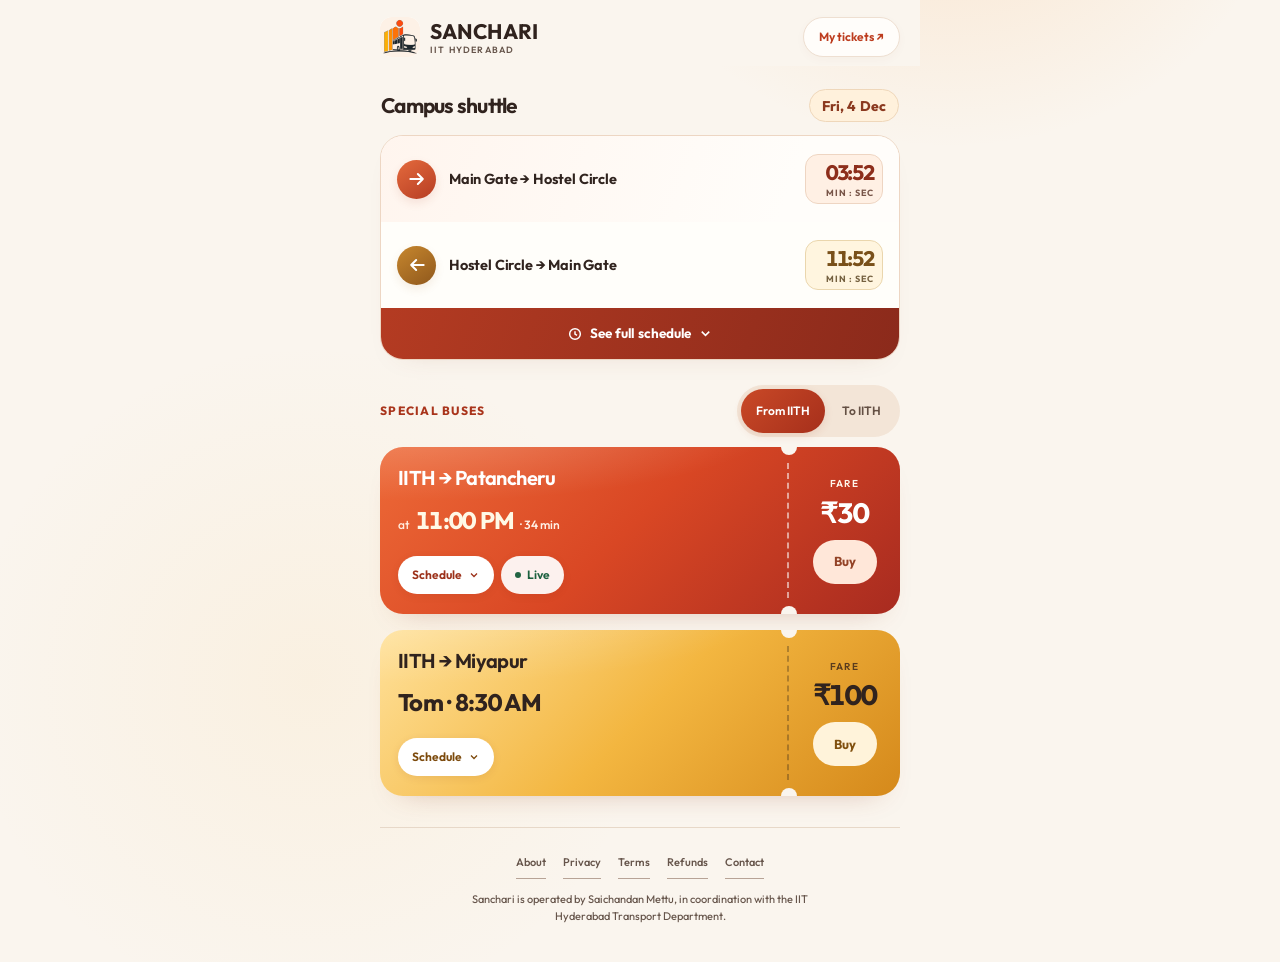
<file: index.html>
<!DOCTYPE html>
<html lang="en">
<head>
<meta charset="UTF-8"><meta name="viewport" content="width=device-width, initial-scale=1, viewport-fit=cover">
<meta name="theme-color" content="#faf5ee"><meta name="description" content="Campus shuttle countdown and bus journeys from IIT Hyderabad.">
<title>Sanchari — IIT Hyderabad bus tickets</title>
<link rel="icon" type="image/svg+xml" href="assets/logo.svg"><link rel="apple-touch-icon" href="assets/logo.png">
<link rel="stylesheet" href="assets/app.css?v=21">
</head>
<body><a class="skip-link" href="#campus">Skip to buses</a><div class="app">
<header class="appbar"><a class="brandblock" href="index.html" aria-label="Sanchari home"><img class="applogo" src="assets/logo.svg" alt=""><span class="brand">SANCHARI<small>IIT HYDERABAD</small></span></a><a class="ticket-nav" href="tickets.html">My tickets ↗</a></header>
<main class="scroll">
<div class="campus-label" id="campus"><h1 class="sect">Campus shuttle</h1><time class="date-chip" id="todayLabel">Today</time></div>
<section class="card" aria-label="Campus shuttle timetable">
<button class="dir sel" data-dir="ab" aria-pressed="true"><span class="badge" aria-hidden="true"><svg viewBox="0 0 24 24" fill="none" stroke="currentColor" stroke-width="2.4" stroke-linecap="round" stroke-linejoin="round"><path d="M4 12h15m-6-6 6 6-6 6"/></svg></span><span class="route"><span class="rt">Main Gate → Hostel Circle</span></span><span class="eta"><span class="m" id="eta-ab" role="timer" aria-live="off" aria-label="Next shuttle countdown">--:--</span><span class="l" aria-hidden="true">MIN : SEC</span></span></button>
<button class="dir" data-dir="ba" aria-pressed="false"><span class="badge" aria-hidden="true"><svg viewBox="0 0 24 24" fill="none" stroke="currentColor" stroke-width="2.4" stroke-linecap="round" stroke-linejoin="round"><path d="M20 12H5m6-6-6 6 6 6"/></svg></span><span class="route"><span class="rt">Hostel Circle → Main Gate</span></span><span class="eta"><span class="m" id="eta-ba" role="timer" aria-live="off" aria-label="Next shuttle countdown">--:--</span><span class="l" aria-hidden="true">MIN : SEC</span></span></button>
<button class="sched-btn" id="schedBtn" aria-controls="schedPanel" aria-expanded="false"><svg class="clk" viewBox="0 0 24 24" fill="none" stroke="currentColor" stroke-width="2.2"><circle cx="12" cy="12" r="8"/><path d="M12 8v4l3 2"/></svg>See full schedule<svg class="chev" viewBox="0 0 24 24" fill="none" stroke="currentColor" stroke-width="2.4"><path d="M6 9l6 6 6-6"/></svg></button>
<div class="sched-panel" id="schedPanel"><div class="sched-inner"><div class="pills" role="group" aria-label="Shuttle direction"><button class="pill on" data-sdir="ab" aria-pressed="true">→ Hostel Circle</button><button class="pill" data-sdir="ba" aria-pressed="false">→ Main Gate</button></div><div class="slist" id="slist"></div></div></div>
</section>
<section id="routes" aria-labelledby="routesTitle"><div class="special-head"><h2 class="sect" id="routesTitle">Special Buses</h2><div class="toggle" id="specialToggle" role="group" aria-label="Journey direction"><button class="on" data-tdir="from" aria-pressed="true">From IITH</button><button data-tdir="to" aria-pressed="false">To IITH</button></div></div><div class="rcards" id="routeCards"><p>Loading schedules…</p></div><noscript><p>Turn on JavaScript to see schedules. Contact <a href="mailto:office.transport@iith.ac.in">Transport</a> for bus information.</p></noscript></section>
<footer class="footer"><div class="footer-links"><a href="legal.html">About</a><a href="privacy.html">Privacy</a><a href="terms.html">Terms</a><a href="refund.html">Refunds</a><a href="mailto:office.transport@iith.ac.in">Contact</a></div><p class="footer-op">Sanchari is operated by Saichandan Mettu, in coordination with the IIT Hyderabad Transport Department.</p></footer>
</main></div><script src="assets/shared.js?v=14"></script><script src="assets/app.js?v=24"></script></body></html>
</file>
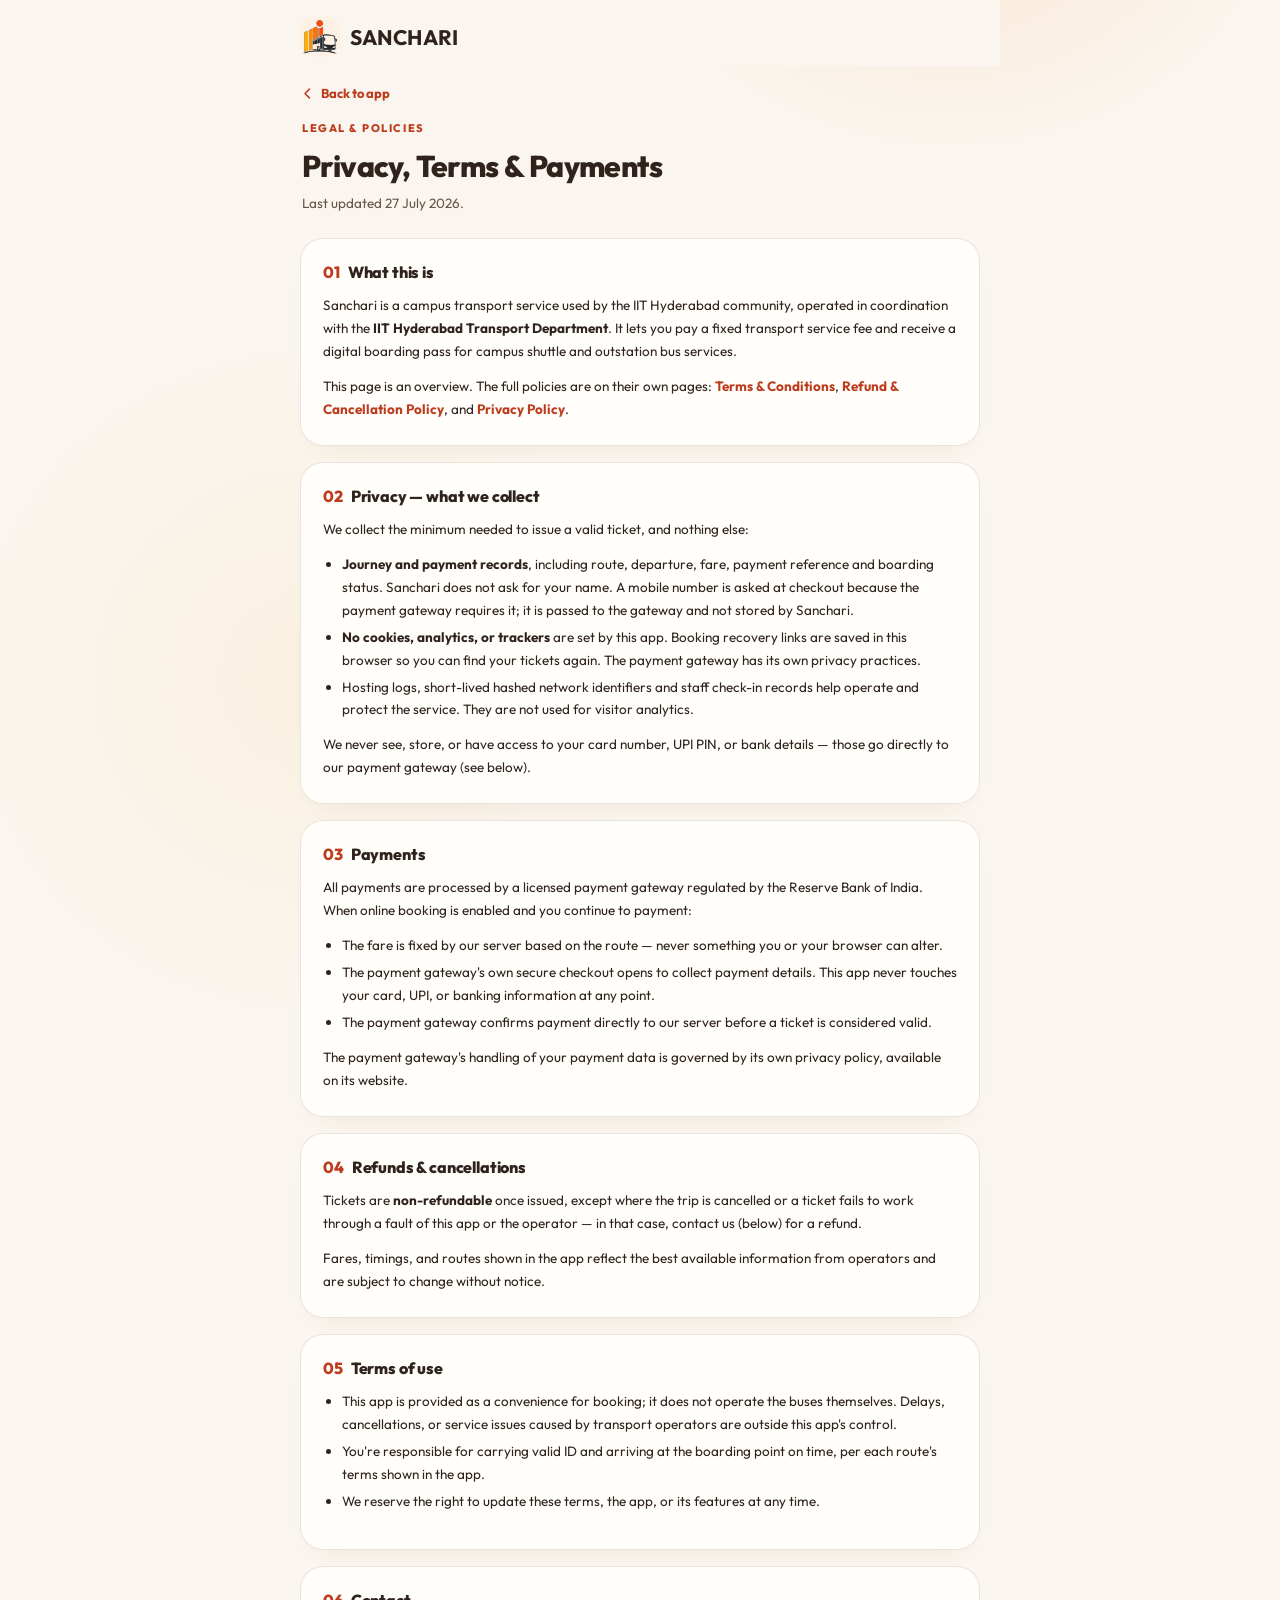
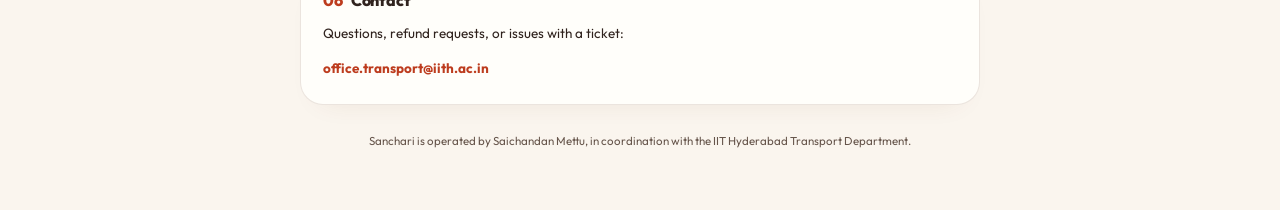
<file: legal.html>
<!DOCTYPE html>
<html lang="en">
<head>
<meta charset="UTF-8">
<meta name="viewport" content="width=device-width, initial-scale=1, viewport-fit=cover">
<title>Privacy, Terms & Payments — Sanchari</title>
<link rel="icon" type="image/svg+xml" href="assets/logo.svg">
<link rel="stylesheet" href="assets/app.css?v=21">
<style>
  .legal-wrap{max-width:720px;margin:0 auto;padding:0 20px 60px}
  .legal-back{display:inline-flex;align-items:center;gap:6px;font-size:13px;font-weight:700;color:var(--ox);
    text-decoration:none;margin:18px 0 4px}
  .legal-back svg{width:15px;height:15px}
  .legal-head{padding:14px 2px 8px}
  .legal-head .eyebrow{font-size:11px;font-weight:800;letter-spacing:.14em;text-transform:uppercase;color:var(--ox)}
  .legal-head h1{font-size:clamp(24px,4vw,30px);font-weight:800;letter-spacing:-.02em;margin:8px 0 6px}
  .legal-head p{font-size:13.5px;color:var(--m2);margin:0}
  .legal-card{background:var(--paper);border:1px solid var(--pline);border-radius:var(--r-card);
    padding:22px 22px 24px;margin-top:16px;box-shadow:0 14px 30px -22px var(--sh)}
  .legal-card h2{font-size:16px;font-weight:800;margin:0 0 10px;color:var(--ink);letter-spacing:-.01em}
  .legal-card h2 .n{color:var(--ox);margin-right:8px}
  .legal-card p{font-size:13.5px;line-height:1.7;color:var(--ink);margin:0 0 12px}
  .legal-card p:last-child{margin-bottom:0}
  .legal-card ul{margin:0 0 12px;padding-left:19px}
  .legal-card li{font-size:13.5px;line-height:1.7;color:var(--ink);margin-bottom:4px}
  .legal-card b{color:var(--ink)}
  .legal-card a{color:var(--ox);font-weight:700;text-decoration:none}
  .legal-foot{text-align:center;font-size:11.5px;color:var(--m2);margin-top:28px}
</style>
</head>
<body>
<div class="app" style="max-width:100%">
  <div class="appbar" style="max-width:720px;margin:0 auto;width:100%">
    <div class="brandblock">
      <img class="applogo" src="assets/logo.svg" alt="Sanchari">
      <div class="brand">SANCHARI</div>
    </div>
  </div>

  <div class="legal-wrap">
    <a class="legal-back" href="index.html">
      <svg viewBox="0 0 24 24" fill="none" stroke="currentColor" stroke-width="2.4" stroke-linecap="round" stroke-linejoin="round"><path d="M15 19l-7-7 7-7"/></svg>
      Back to app
    </a>

    <div class="legal-head">
      <div class="eyebrow">Legal &amp; Policies</div>
      <h1>Privacy, Terms &amp; Payments</h1>
      <p>Last updated 27 July 2026.</p>
    </div>

    <div class="legal-card" id="about">
      <h2><span class="n">01</span>What this is</h2>
      <p>Sanchari is a campus transport service used by the IIT Hyderabad community, operated in coordination with the <b>IIT Hyderabad Transport Department</b>. It lets you pay a fixed transport service fee and receive a digital boarding pass for campus shuttle and outstation bus services.</p>
      <p>This page is an overview. The full policies are on their own pages: <a href="terms.html">Terms &amp; Conditions</a>, <a href="refund.html">Refund &amp; Cancellation Policy</a>, and <a href="privacy.html">Privacy Policy</a>.</p>
    </div>

    <div class="legal-card" id="privacy">
      <h2><span class="n">02</span>Privacy — what we collect</h2>
      <p>We collect the minimum needed to issue a valid ticket, and nothing else:</p>
      <ul>
        <li><b>Journey and payment records</b>, including route, departure, fare, payment reference and boarding status. Sanchari does not ask for your name. A mobile number is asked at checkout because the payment gateway requires it; it is passed to the gateway and not stored by Sanchari.</li>
        <li><b>No cookies, analytics, or trackers</b> are set by this app. Booking recovery links are saved in this browser so you can find your tickets again. The payment gateway has its own privacy practices.</li>
        <li>Hosting logs, short-lived hashed network identifiers and staff check-in records help operate and protect the service. They are not used for visitor analytics.</li>
      </ul>
      <p>We never see, store, or have access to your card number, UPI PIN, or bank details — those go directly to our payment gateway (see below).</p>
    </div>

    <div class="legal-card" id="payments">
      <h2><span class="n">03</span>Payments</h2>
      <p>All payments are processed by a licensed payment gateway regulated by the Reserve Bank of India. When online booking is enabled and you continue to payment:</p>
      <ul>
        <li>The fare is fixed by our server based on the route — never something you or your browser can alter.</li>
        <li>The payment gateway's own secure checkout opens to collect payment details. This app never touches your card, UPI, or banking information at any point.</li>
        <li>The payment gateway confirms payment directly to our server before a ticket is considered valid.</li>
      </ul>
      <p>The payment gateway's handling of your payment data is governed by its own privacy policy, available on its website.</p>
    </div>

    <div class="legal-card" id="refunds">
      <h2><span class="n">04</span>Refunds &amp; cancellations</h2>
      <p>Tickets are <b>non-refundable</b> once issued, except where the trip is cancelled or a ticket fails to work through a fault of this app or the operator — in that case, contact us (below) for a refund.</p>
      <p>Fares, timings, and routes shown in the app reflect the best available information from operators and are subject to change without notice.</p>
    </div>

    <div class="legal-card" id="terms">
      <h2><span class="n">05</span>Terms of use</h2>
      <ul>
        <li>This app is provided as a convenience for booking; it does not operate the buses themselves. Delays, cancellations, or service issues caused by transport operators are outside this app's control.</li>
        <li>You're responsible for carrying valid ID and arriving at the boarding point on time, per each route's terms shown in the app.</li>
        <li>We reserve the right to update these terms, the app, or its features at any time.</li>
      </ul>
    </div>

    <div class="legal-card" id="contact">
      <h2><span class="n">06</span>Contact</h2>
      <p>Questions, refund requests, or issues with a ticket:</p>
      <p><b><a href="mailto:office.transport@iith.ac.in">office.transport@iith.ac.in</a></b></p>
    </div>

    <div class="legal-foot">Sanchari is operated by Saichandan Mettu, in coordination with the IIT Hyderabad Transport Department.</div>
  </div>
</div>
</body>
</html>
</file>
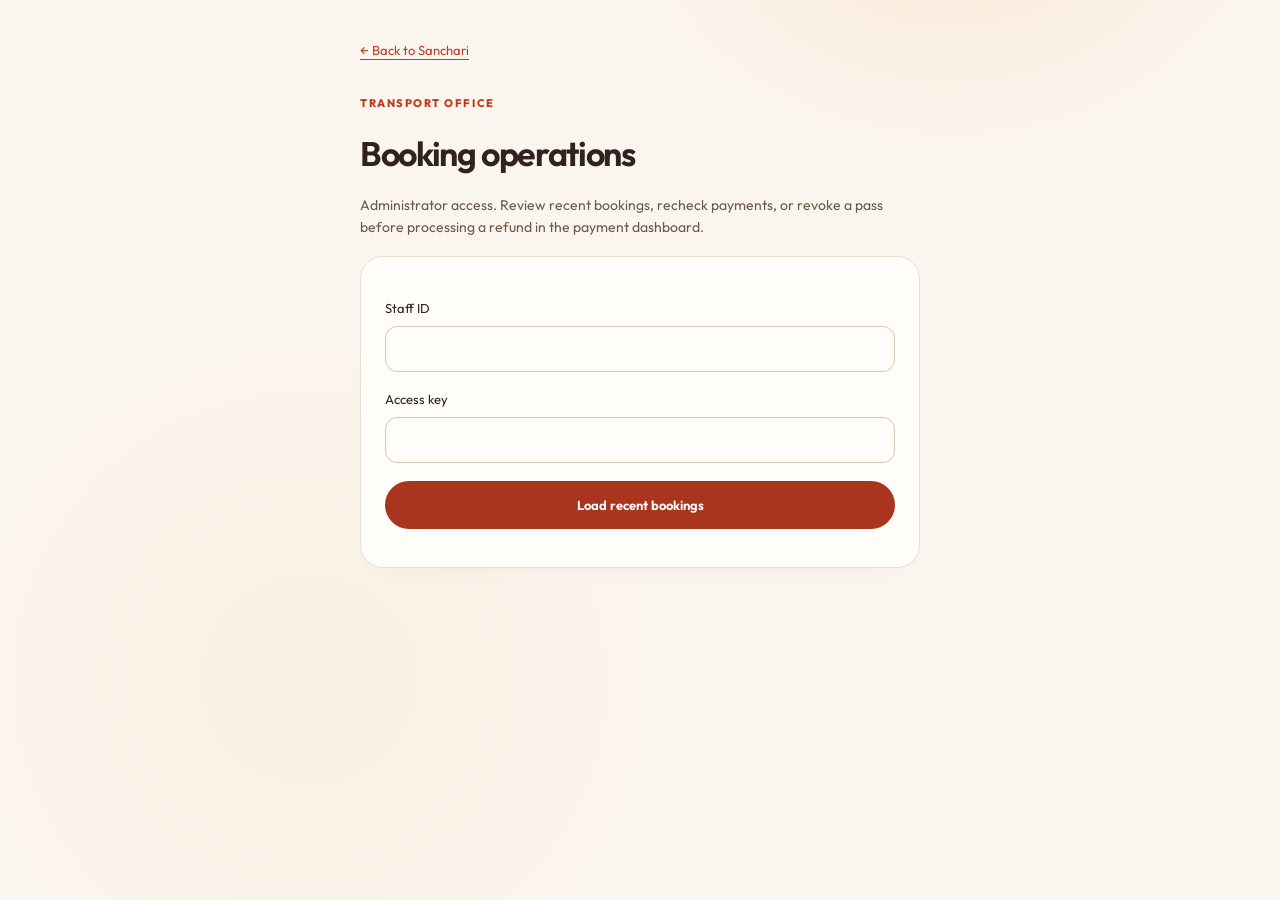
<file: operations.html>
<!DOCTYPE html><html lang="en"><head><meta charset="UTF-8"><meta name="viewport" content="width=device-width, initial-scale=1"><meta name="referrer" content="no-referrer"><meta name="robots" content="noindex"><title>Booking operations — Sanchari</title><link rel="icon" href="assets/logo.svg"><link rel="stylesheet" href="assets/app.css?v=21"></head><body><main class="page-wrap"><a class="page-back" href="index.html">← Back to Sanchari</a><p class="eyebrow">TRANSPORT OFFICE</p><h1>Booking operations</h1><p class="small-copy">Administrator access. Review recent bookings, recheck payments, or revoke a pass before processing a refund in the payment dashboard.</p><section class="surface"><form id="opsLogin"><label class="field">Staff ID<input id="opsId" autocomplete="username" required></label><label class="field">Access key<input id="opsKey" type="password" autocomplete="current-password" required></label><button class="primary-btn">Load recent bookings</button></form><button id="opsLogout" class="quiet-btn" hidden>Sign out</button><p id="opsStatus" role="status"></p><div id="opsList"></div></section></main><script src="assets/shared.js?v=14"></script><script src="assets/operations.js?v=11"></script></body></html>
</file>
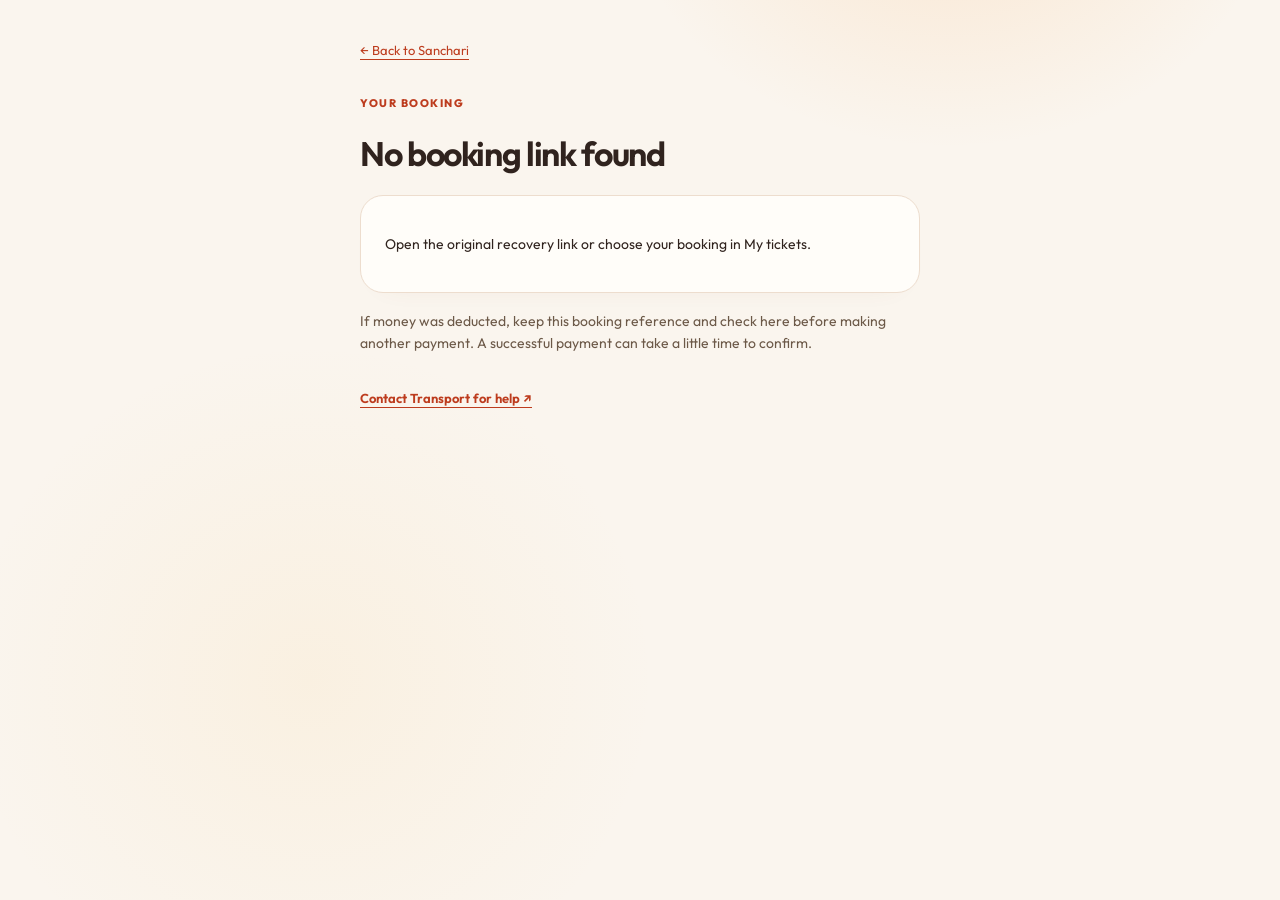
<file: payment.html>
<!DOCTYPE html><html lang="en"><head><meta charset="UTF-8"><meta name="viewport" content="width=device-width, initial-scale=1"><meta name="referrer" content="no-referrer"><meta name="robots" content="noindex"><title>Payment status — Sanchari</title><link rel="icon" href="assets/logo.svg"><link rel="stylesheet" href="assets/app.css?v=21"></head><body><main class="page-wrap"><a class="page-back" href="index.html">← Back to Sanchari</a><p class="eyebrow">YOUR BOOKING</p><h1 id="paymentTitle">Checking your payment</h1><section class="surface"><p id="paymentStatus" role="status">Connecting securely…</p><p class="fine-print" id="bookingReference"></p><a id="openTicket" class="primary-btn" hidden>Show my ticket</a><button id="checkAgain" class="primary-btn">Check payment status</button><button id="copyRecovery" class="quiet-btn" style="margin-top:12px">Copy recovery link</button></section><p class="small-copy">If money was deducted, keep this booking reference and check here before making another payment. A successful payment can take a little time to confirm.</p><a href="mailto:office.transport@iith.ac.in" class="text-link">Contact Transport for help ↗</a></main><script src="assets/shared.js?v=14"></script><script src="assets/payment.js?v=13"></script></body></html>
</file>
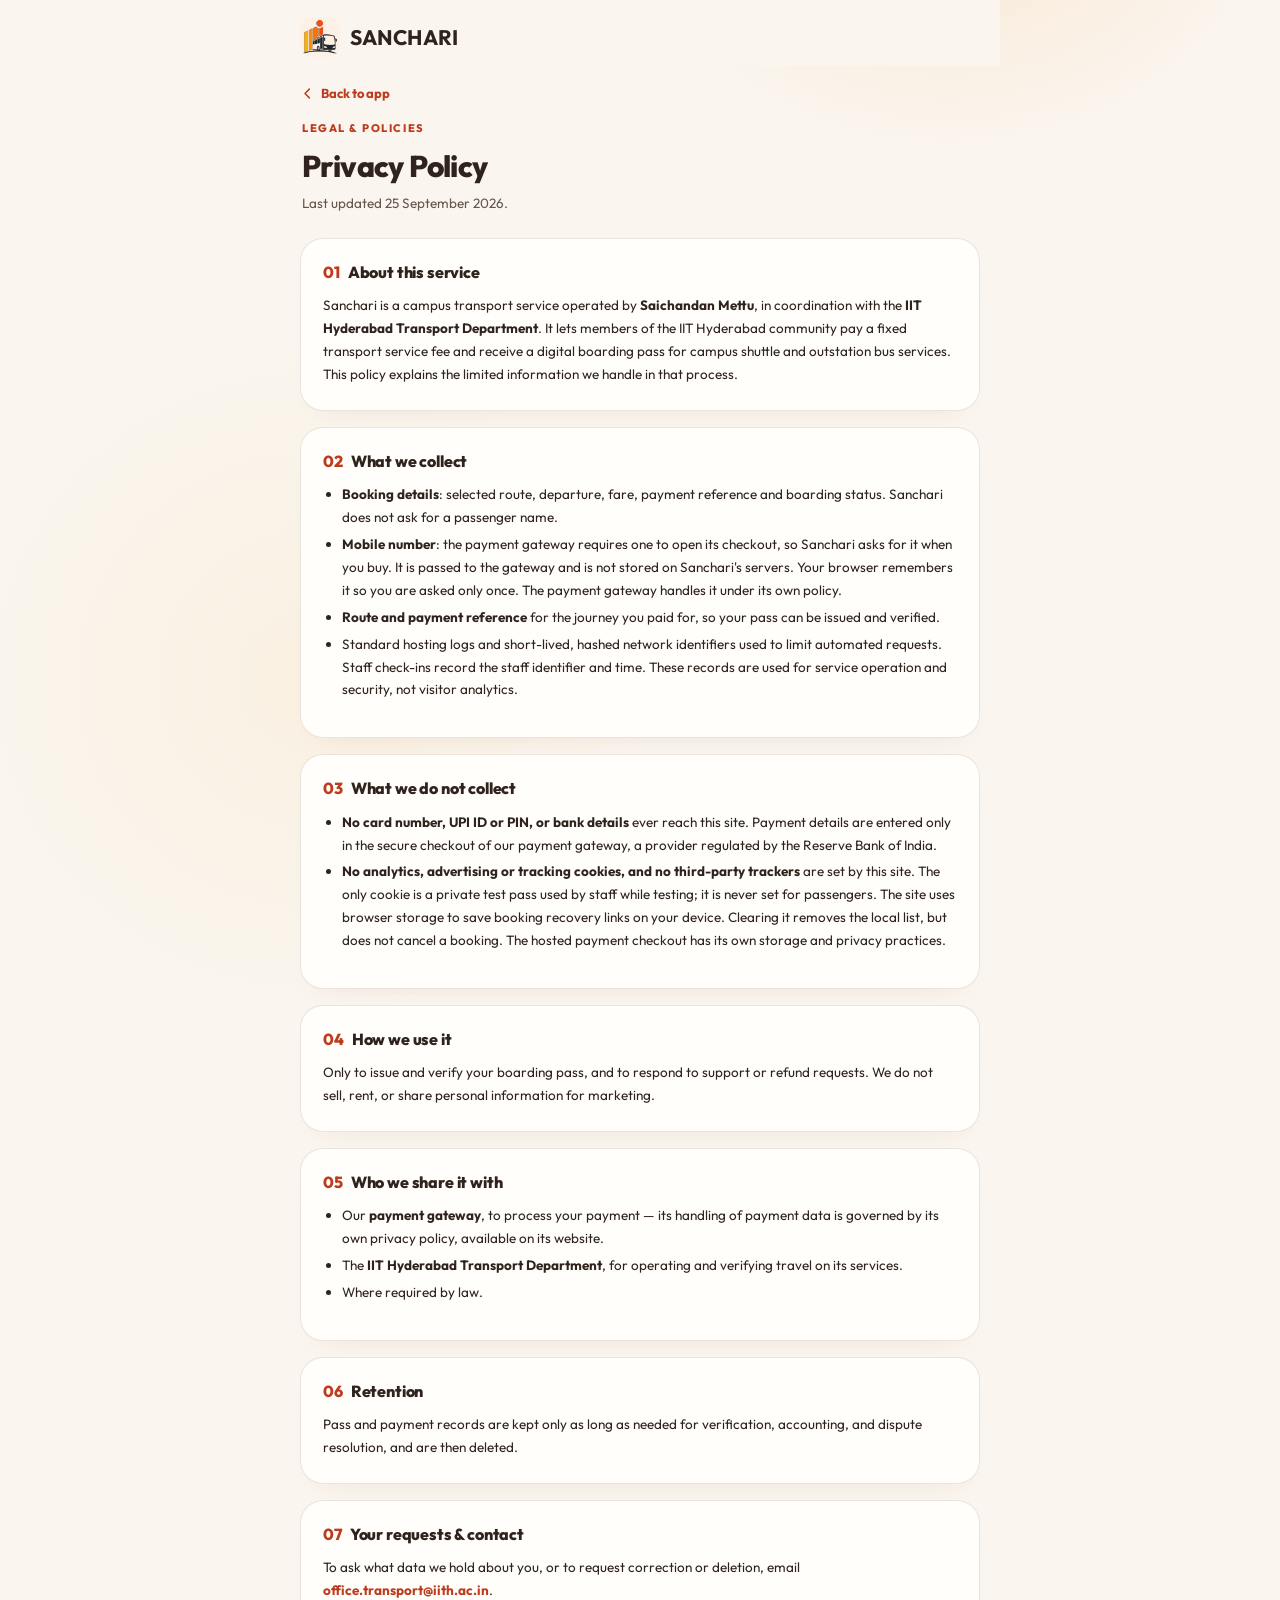
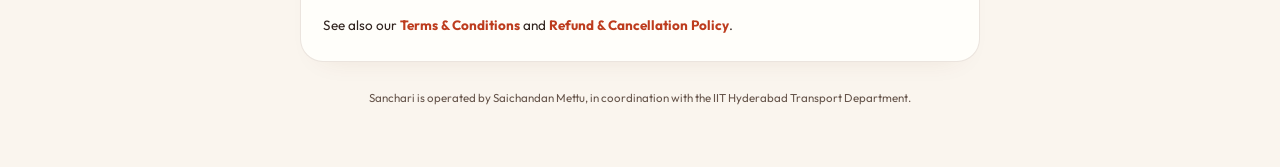
<file: privacy.html>
<!DOCTYPE html>
<html lang="en">
<head>
<meta charset="UTF-8">
<meta name="viewport" content="width=device-width, initial-scale=1, viewport-fit=cover">
<title>Privacy Policy — Sanchari</title>
<link rel="icon" type="image/svg+xml" href="assets/logo.svg">
<link rel="stylesheet" href="assets/app.css?v=21">
<style>
  .legal-wrap{max-width:720px;margin:0 auto;padding:0 20px 60px}
  .legal-back{display:inline-flex;align-items:center;gap:6px;font-size:13px;font-weight:700;color:var(--ox);
    text-decoration:none;margin:18px 0 4px}
  .legal-back svg{width:15px;height:15px}
  .legal-head{padding:14px 2px 8px}
  .legal-head .eyebrow{font-size:11px;font-weight:800;letter-spacing:.14em;text-transform:uppercase;color:var(--ox)}
  .legal-head h1{font-size:clamp(24px,4vw,30px);font-weight:800;letter-spacing:-.02em;margin:8px 0 6px}
  .legal-head p{font-size:13.5px;color:var(--m2);margin:0}
  .legal-card{background:var(--paper);border:1px solid var(--pline);border-radius:var(--r-card);
    padding:22px 22px 24px;margin-top:16px;box-shadow:0 14px 30px -22px var(--sh)}
  .legal-card h2{font-size:16px;font-weight:800;margin:0 0 10px;color:var(--ink);letter-spacing:-.01em}
  .legal-card h2 .n{color:var(--ox);margin-right:8px}
  .legal-card p{font-size:13.5px;line-height:1.7;color:var(--ink);margin:0 0 12px}
  .legal-card p:last-child{margin-bottom:0}
  .legal-card ul{margin:0 0 12px;padding-left:19px}
  .legal-card li{font-size:13.5px;line-height:1.7;color:var(--ink);margin-bottom:4px}
  .legal-card b{color:var(--ink)}
  .legal-card a{color:var(--ox);font-weight:700;text-decoration:none}
  .legal-foot{text-align:center;font-size:11.5px;color:var(--m2);margin-top:28px}
</style>
</head>
<body>
<div class="app" style="max-width:100%">
  <div class="appbar" style="max-width:720px;margin:0 auto;width:100%">
    <div class="brandblock">
      <img class="applogo" src="assets/logo.svg" alt="Sanchari">
      <div class="brand">SANCHARI</div>
    </div>
  </div>

  <div class="legal-wrap">
    <a class="legal-back" href="index.html">
      <svg viewBox="0 0 24 24" fill="none" stroke="currentColor" stroke-width="2.4" stroke-linecap="round" stroke-linejoin="round"><path d="M15 19l-7-7 7-7"/></svg>
      Back to app
    </a>

    <div class="legal-head">
      <div class="eyebrow">Legal &amp; Policies</div>
      <h1>Privacy Policy</h1>
      <p>Last updated 25 September 2026.</p>
    </div>

    <div class="legal-card">
      <h2><span class="n">01</span>About this service</h2>
      <p>Sanchari is a campus transport service operated by <b>Saichandan Mettu</b>, in coordination with the <b>IIT Hyderabad Transport Department</b>. It lets members of the IIT Hyderabad community pay a fixed transport service fee and receive a digital boarding pass for campus shuttle and outstation bus services. This policy explains the limited information we handle in that process.</p>
    </div>

    <div class="legal-card">
      <h2><span class="n">02</span>What we collect</h2>
      <ul>
        <li><b>Booking details</b>: selected route, departure, fare, payment reference and boarding status. Sanchari does not ask for a passenger name.</li>
        <li><b>Mobile number</b>: the payment gateway requires one to open its checkout, so Sanchari asks for it when you buy. It is passed to the gateway and is not stored on Sanchari's servers. Your browser remembers it so you are asked only once. The payment gateway handles it under its own policy.</li>
        <li><b>Route and payment reference</b> for the journey you paid for, so your pass can be issued and verified.</li>
        <li>Standard hosting logs and short-lived, hashed network identifiers used to limit automated requests. Staff check-ins record the staff identifier and time. These records are used for service operation and security, not visitor analytics.</li>
      </ul>
    </div>

    <div class="legal-card">
      <h2><span class="n">03</span>What we do not collect</h2>
      <ul>
        <li><b>No card number, UPI ID or PIN, or bank details</b> ever reach this site. Payment details are entered only in the secure checkout of our payment gateway, a provider regulated by the Reserve Bank of India.</li>
        <li><b>No analytics, advertising or tracking cookies, and no third-party trackers</b> are set by this site. The only cookie is a private test pass used by staff while testing; it is never set for passengers. The site uses browser storage to save booking recovery links on your device. Clearing it removes the local list, but does not cancel a booking. The hosted payment checkout has its own storage and privacy practices.</li>
      </ul>
    </div>

    <div class="legal-card">
      <h2><span class="n">04</span>How we use it</h2>
      <p>Only to issue and verify your boarding pass, and to respond to support or refund requests. We do not sell, rent, or share personal information for marketing.</p>
    </div>

    <div class="legal-card">
      <h2><span class="n">05</span>Who we share it with</h2>
      <ul>
        <li>Our <b>payment gateway</b>, to process your payment — its handling of payment data is governed by its own privacy policy, available on its website.</li>
        <li>The <b>IIT Hyderabad Transport Department</b>, for operating and verifying travel on its services.</li>
        <li>Where required by law.</li>
      </ul>
    </div>

    <div class="legal-card">
      <h2><span class="n">06</span>Retention</h2>
      <p>Pass and payment records are kept only as long as needed for verification, accounting, and dispute resolution, and are then deleted.</p>
    </div>

    <div class="legal-card">
      <h2><span class="n">07</span>Your requests &amp; contact</h2>
      <p>To ask what data we hold about you, or to request correction or deletion, email <b><a href="mailto:office.transport@iith.ac.in">office.transport@iith.ac.in</a></b>.</p>
      <p>See also our <a href="terms.html">Terms &amp; Conditions</a> and <a href="refund.html">Refund &amp; Cancellation Policy</a>.</p>
    </div>

    <div class="legal-foot">Sanchari is operated by Saichandan Mettu, in coordination with the IIT Hyderabad Transport Department.</div>
  </div>
</div>
</body>
</html>
</file>
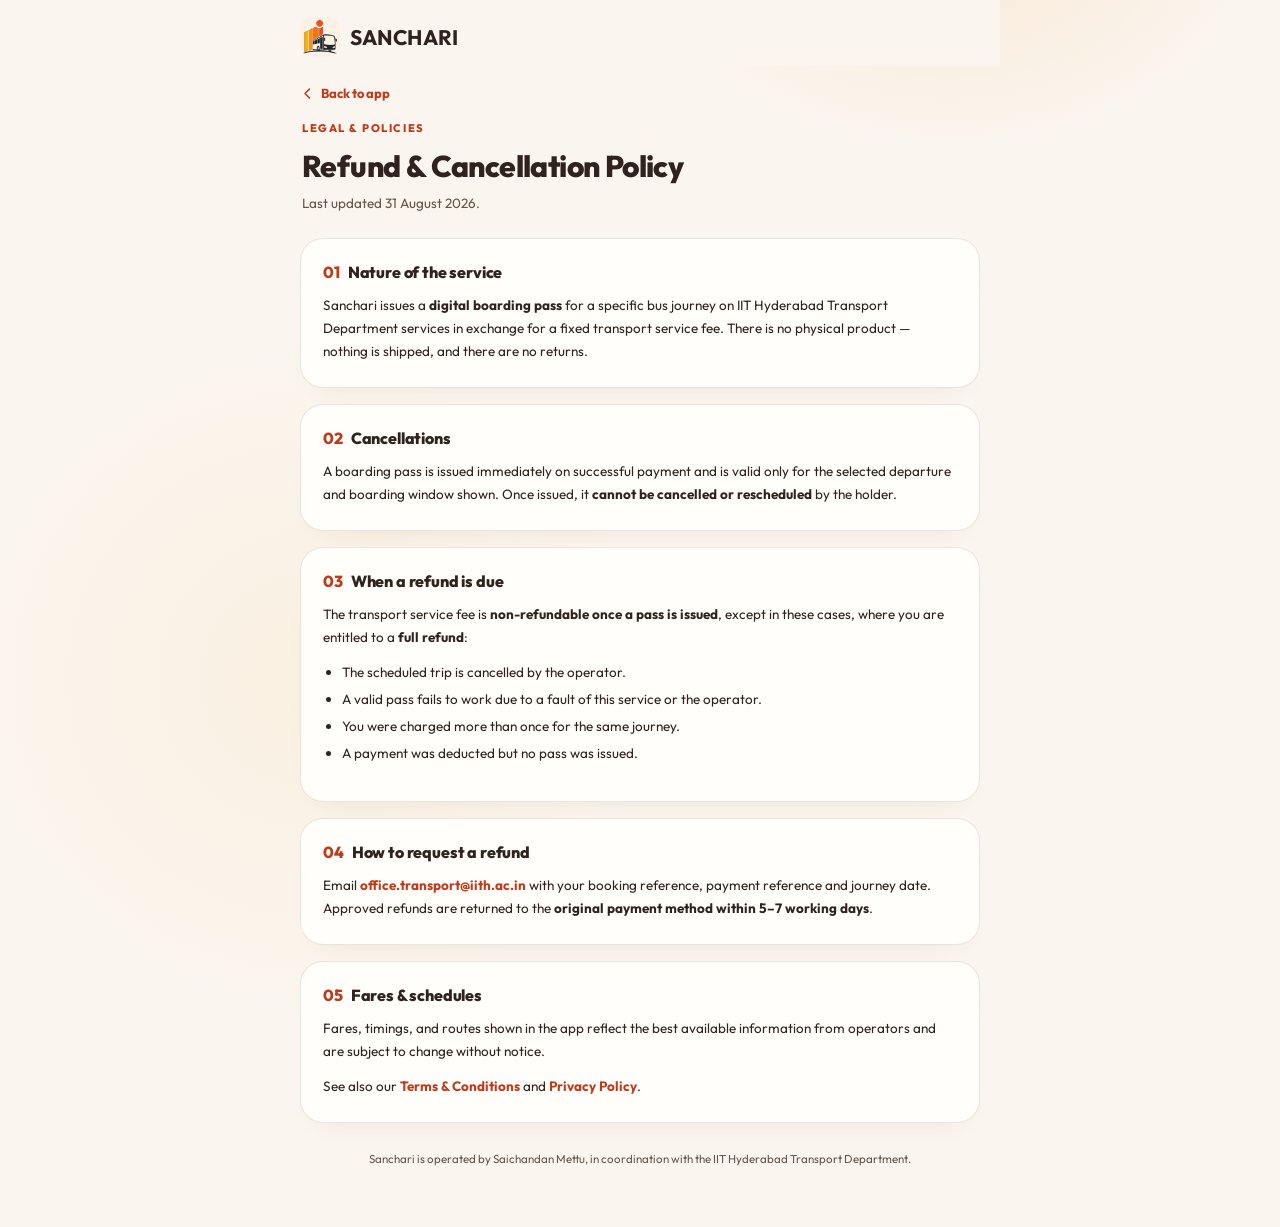
<file: refund.html>
<!DOCTYPE html>
<html lang="en">
<head>
<meta charset="UTF-8">
<meta name="viewport" content="width=device-width, initial-scale=1, viewport-fit=cover">
<title>Refund &amp; Cancellation Policy — Sanchari</title>
<link rel="icon" type="image/svg+xml" href="assets/logo.svg">
<link rel="stylesheet" href="assets/app.css?v=21">
<style>
  .legal-wrap{max-width:720px;margin:0 auto;padding:0 20px 60px}
  .legal-back{display:inline-flex;align-items:center;gap:6px;font-size:13px;font-weight:700;color:var(--ox);
    text-decoration:none;margin:18px 0 4px}
  .legal-back svg{width:15px;height:15px}
  .legal-head{padding:14px 2px 8px}
  .legal-head .eyebrow{font-size:11px;font-weight:800;letter-spacing:.14em;text-transform:uppercase;color:var(--ox)}
  .legal-head h1{font-size:clamp(24px,4vw,30px);font-weight:800;letter-spacing:-.02em;margin:8px 0 6px}
  .legal-head p{font-size:13.5px;color:var(--m2);margin:0}
  .legal-card{background:var(--paper);border:1px solid var(--pline);border-radius:var(--r-card);
    padding:22px 22px 24px;margin-top:16px;box-shadow:0 14px 30px -22px var(--sh)}
  .legal-card h2{font-size:16px;font-weight:800;margin:0 0 10px;color:var(--ink);letter-spacing:-.01em}
  .legal-card h2 .n{color:var(--ox);margin-right:8px}
  .legal-card p{font-size:13.5px;line-height:1.7;color:var(--ink);margin:0 0 12px}
  .legal-card p:last-child{margin-bottom:0}
  .legal-card ul{margin:0 0 12px;padding-left:19px}
  .legal-card li{font-size:13.5px;line-height:1.7;color:var(--ink);margin-bottom:4px}
  .legal-card b{color:var(--ink)}
  .legal-card a{color:var(--ox);font-weight:700;text-decoration:none}
  .legal-foot{text-align:center;font-size:11.5px;color:var(--m2);margin-top:28px}
</style>
</head>
<body>
<div class="app" style="max-width:100%">
  <div class="appbar" style="max-width:720px;margin:0 auto;width:100%">
    <div class="brandblock">
      <img class="applogo" src="assets/logo.svg" alt="Sanchari">
      <div class="brand">SANCHARI</div>
    </div>
  </div>

  <div class="legal-wrap">
    <a class="legal-back" href="index.html">
      <svg viewBox="0 0 24 24" fill="none" stroke="currentColor" stroke-width="2.4" stroke-linecap="round" stroke-linejoin="round"><path d="M15 19l-7-7 7-7"/></svg>
      Back to app
    </a>

    <div class="legal-head">
      <div class="eyebrow">Legal &amp; Policies</div>
      <h1>Refund &amp; Cancellation Policy</h1>
      <p>Last updated 31 August 2026.</p>
    </div>

    <div class="legal-card">
      <h2><span class="n">01</span>Nature of the service</h2>
      <p>Sanchari issues a <b>digital boarding pass</b> for a specific bus journey on IIT Hyderabad Transport Department services in exchange for a fixed transport service fee. There is no physical product — nothing is shipped, and there are no returns.</p>
    </div>

    <div class="legal-card">
      <h2><span class="n">02</span>Cancellations</h2>
      <p>A boarding pass is issued immediately on successful payment and is valid only for the selected departure and boarding window shown. Once issued, it <b>cannot be cancelled or rescheduled</b> by the holder.</p>
    </div>

    <div class="legal-card">
      <h2><span class="n">03</span>When a refund is due</h2>
      <p>The transport service fee is <b>non-refundable once a pass is issued</b>, except in these cases, where you are entitled to a <b>full refund</b>:</p>
      <ul>
        <li>The scheduled trip is cancelled by the operator.</li>
        <li>A valid pass fails to work due to a fault of this service or the operator.</li>
        <li>You were charged more than once for the same journey.</li>
        <li>A payment was deducted but no pass was issued.</li>
      </ul>
    </div>

    <div class="legal-card">
      <h2><span class="n">04</span>How to request a refund</h2>
      <p>Email <b><a href="mailto:office.transport@iith.ac.in">office.transport@iith.ac.in</a></b> with your booking reference, payment reference and journey date. Approved refunds are returned to the <b>original payment method within 5–7 working days</b>.</p>
    </div>

    <div class="legal-card">
      <h2><span class="n">05</span>Fares &amp; schedules</h2>
      <p>Fares, timings, and routes shown in the app reflect the best available information from operators and are subject to change without notice.</p>
      <p>See also our <a href="terms.html">Terms &amp; Conditions</a> and <a href="privacy.html">Privacy Policy</a>.</p>
    </div>

    <div class="legal-foot">Sanchari is operated by Saichandan Mettu, in coordination with the IIT Hyderabad Transport Department.</div>
  </div>
</div>
</body>
</html>
</file>
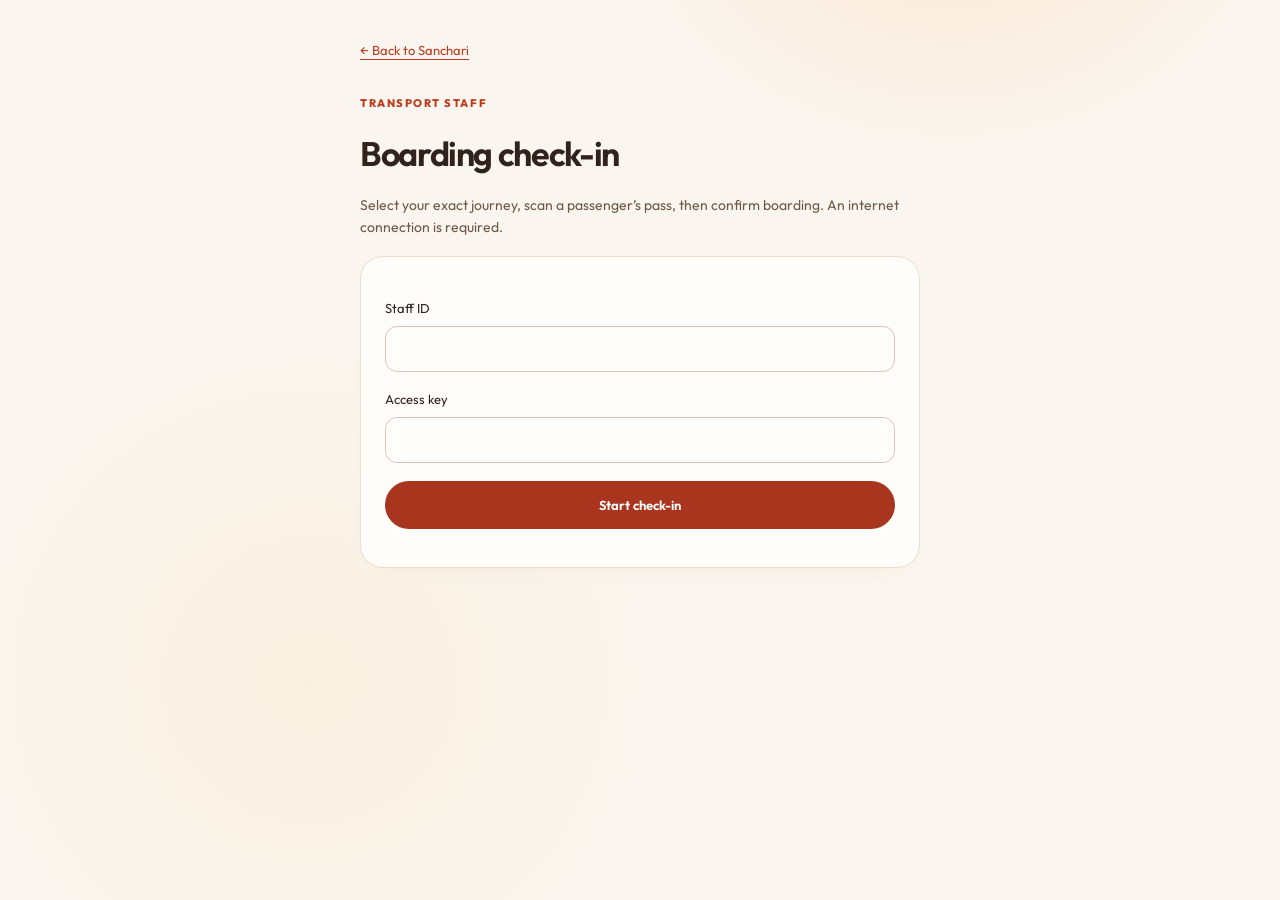
<file: scanner.html>
<!DOCTYPE html><html lang="en"><head><meta charset="UTF-8"><meta name="viewport" content="width=device-width, initial-scale=1"><meta name="referrer" content="no-referrer"><meta name="robots" content="noindex"><title>Staff check-in — Sanchari</title><link rel="icon" href="assets/logo.svg"><link rel="stylesheet" href="assets/app.css?v=21"></head><body><main class="page-wrap"><a class="page-back" href="index.html">← Back to Sanchari</a><p class="eyebrow">TRANSPORT STAFF</p><h1>Boarding check-in</h1><p class="small-copy">Select your exact journey, scan a passenger’s pass, then confirm boarding. An internet connection is required.</p><section class="surface"><form id="staffLogin"><label class="field">Staff ID<input id="staffId" autocomplete="username" required maxlength="64"></label><label class="field">Access key<input id="staffKey" type="password" autocomplete="current-password" required></label><button class="primary-btn">Start check-in</button></form><div id="scanWorkspace" hidden><button id="staffLogout" class="quiet-btn">Sign out</button><label class="field">Route<select id="scanRoute"><option value="patan">Patancheru</option><option value="miya">Miyapur</option></select></label><label class="field">Direction<select id="scanDirection"><option value="from">From IITH</option><option value="to">To IITH</option></select></label><label class="field">Departure<select id="scanDeparture"></select></label><div class="actions"><button id="startCamera" class="quiet-btn">Open camera</button><button id="stopCamera" class="quiet-btn" hidden>Stop camera</button></div><video id="scanVideo" playsinline muted hidden></video><canvas id="scanCanvas" hidden></canvas><label class="field">Ticket link or QR text<textarea id="scanToken" placeholder="Paste the ticket link if the camera is unavailable"></textarea></label><button id="previewTicket" class="primary-btn">Check this ticket</button><div id="scanPreview" hidden><p id="scanDetails" class="status-box"></p><button id="confirmBoard" class="primary-btn">Confirm boarding</button></div></div><p id="scanStatus" role="status"></p></section></main><script src="assets/shared.js?v=14"></script><script src="assets/jsqr.js?v=1"></script><script src="assets/scanner.js?v=13"></script></body></html>
</file>
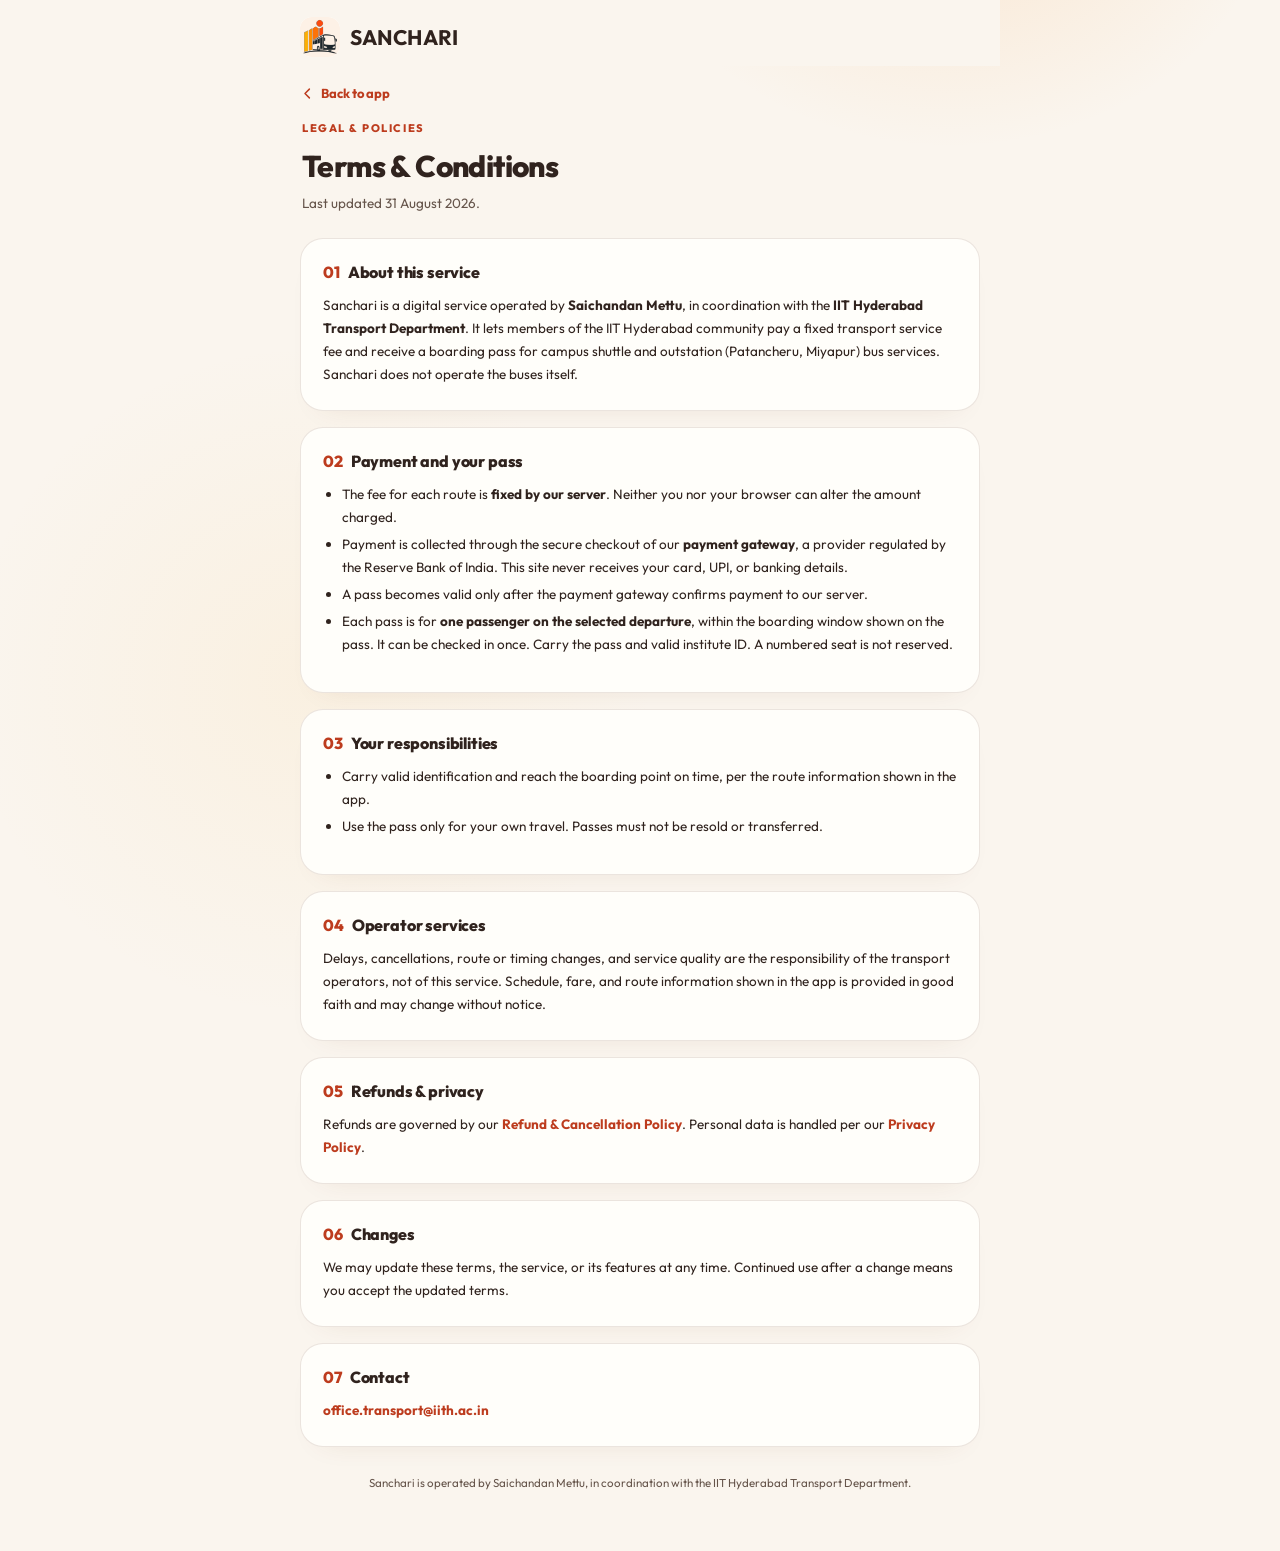
<file: terms.html>
<!DOCTYPE html>
<html lang="en">
<head>
<meta charset="UTF-8">
<meta name="viewport" content="width=device-width, initial-scale=1, viewport-fit=cover">
<title>Terms &amp; Conditions — Sanchari</title>
<link rel="icon" type="image/svg+xml" href="assets/logo.svg">
<link rel="stylesheet" href="assets/app.css?v=21">
<style>
  .legal-wrap{max-width:720px;margin:0 auto;padding:0 20px 60px}
  .legal-back{display:inline-flex;align-items:center;gap:6px;font-size:13px;font-weight:700;color:var(--ox);
    text-decoration:none;margin:18px 0 4px}
  .legal-back svg{width:15px;height:15px}
  .legal-head{padding:14px 2px 8px}
  .legal-head .eyebrow{font-size:11px;font-weight:800;letter-spacing:.14em;text-transform:uppercase;color:var(--ox)}
  .legal-head h1{font-size:clamp(24px,4vw,30px);font-weight:800;letter-spacing:-.02em;margin:8px 0 6px}
  .legal-head p{font-size:13.5px;color:var(--m2);margin:0}
  .legal-card{background:var(--paper);border:1px solid var(--pline);border-radius:var(--r-card);
    padding:22px 22px 24px;margin-top:16px;box-shadow:0 14px 30px -22px var(--sh)}
  .legal-card h2{font-size:16px;font-weight:800;margin:0 0 10px;color:var(--ink);letter-spacing:-.01em}
  .legal-card h2 .n{color:var(--ox);margin-right:8px}
  .legal-card p{font-size:13.5px;line-height:1.7;color:var(--ink);margin:0 0 12px}
  .legal-card p:last-child{margin-bottom:0}
  .legal-card ul{margin:0 0 12px;padding-left:19px}
  .legal-card li{font-size:13.5px;line-height:1.7;color:var(--ink);margin-bottom:4px}
  .legal-card b{color:var(--ink)}
  .legal-card a{color:var(--ox);font-weight:700;text-decoration:none}
  .legal-foot{text-align:center;font-size:11.5px;color:var(--m2);margin-top:28px}
</style>
</head>
<body>
<div class="app" style="max-width:100%">
  <div class="appbar" style="max-width:720px;margin:0 auto;width:100%">
    <div class="brandblock">
      <img class="applogo" src="assets/logo.svg" alt="Sanchari">
      <div class="brand">SANCHARI</div>
    </div>
  </div>

  <div class="legal-wrap">
    <a class="legal-back" href="index.html">
      <svg viewBox="0 0 24 24" fill="none" stroke="currentColor" stroke-width="2.4" stroke-linecap="round" stroke-linejoin="round"><path d="M15 19l-7-7 7-7"/></svg>
      Back to app
    </a>

    <div class="legal-head">
      <div class="eyebrow">Legal &amp; Policies</div>
      <h1>Terms &amp; Conditions</h1>
      <p>Last updated 31 August 2026.</p>
    </div>

    <div class="legal-card">
      <h2><span class="n">01</span>About this service</h2>
      <p>Sanchari is a digital service operated by <b>Saichandan Mettu</b>, in coordination with the <b>IIT Hyderabad Transport Department</b>. It lets members of the IIT Hyderabad community pay a fixed transport service fee and receive a boarding pass for campus shuttle and outstation (Patancheru, Miyapur) bus services. Sanchari does not operate the buses itself.</p>
    </div>

    <div class="legal-card">
      <h2><span class="n">02</span>Payment and your pass</h2>
      <ul>
        <li>The fee for each route is <b>fixed by our server</b>. Neither you nor your browser can alter the amount charged.</li>
        <li>Payment is collected through the secure checkout of our <b>payment gateway</b>, a provider regulated by the Reserve Bank of India. This site never receives your card, UPI, or banking details.</li>
        <li>A pass becomes valid only after the payment gateway confirms payment to our server.</li>
        <li>Each pass is for <b>one passenger on the selected departure</b>, within the boarding window shown on the pass. It can be checked in once. Carry the pass and valid institute ID. A numbered seat is not reserved.</li>
      </ul>
    </div>

    <div class="legal-card">
      <h2><span class="n">03</span>Your responsibilities</h2>
      <ul>
        <li>Carry valid identification and reach the boarding point on time, per the route information shown in the app.</li>
        <li>Use the pass only for your own travel. Passes must not be resold or transferred.</li>
      </ul>
    </div>

    <div class="legal-card">
      <h2><span class="n">04</span>Operator services</h2>
      <p>Delays, cancellations, route or timing changes, and service quality are the responsibility of the transport operators, not of this service. Schedule, fare, and route information shown in the app is provided in good faith and may change without notice.</p>
    </div>

    <div class="legal-card">
      <h2><span class="n">05</span>Refunds &amp; privacy</h2>
      <p>Refunds are governed by our <a href="refund.html">Refund &amp; Cancellation Policy</a>. Personal data is handled per our <a href="privacy.html">Privacy Policy</a>.</p>
    </div>

    <div class="legal-card">
      <h2><span class="n">06</span>Changes</h2>
      <p>We may update these terms, the service, or its features at any time. Continued use after a change means you accept the updated terms.</p>
    </div>

    <div class="legal-card">
      <h2><span class="n">07</span>Contact</h2>
      <p><b><a href="mailto:office.transport@iith.ac.in">office.transport@iith.ac.in</a></b></p>
    </div>

    <div class="legal-foot">Sanchari is operated by Saichandan Mettu, in coordination with the IIT Hyderabad Transport Department.</div>
  </div>
</div>
</body>
</html>
</file>
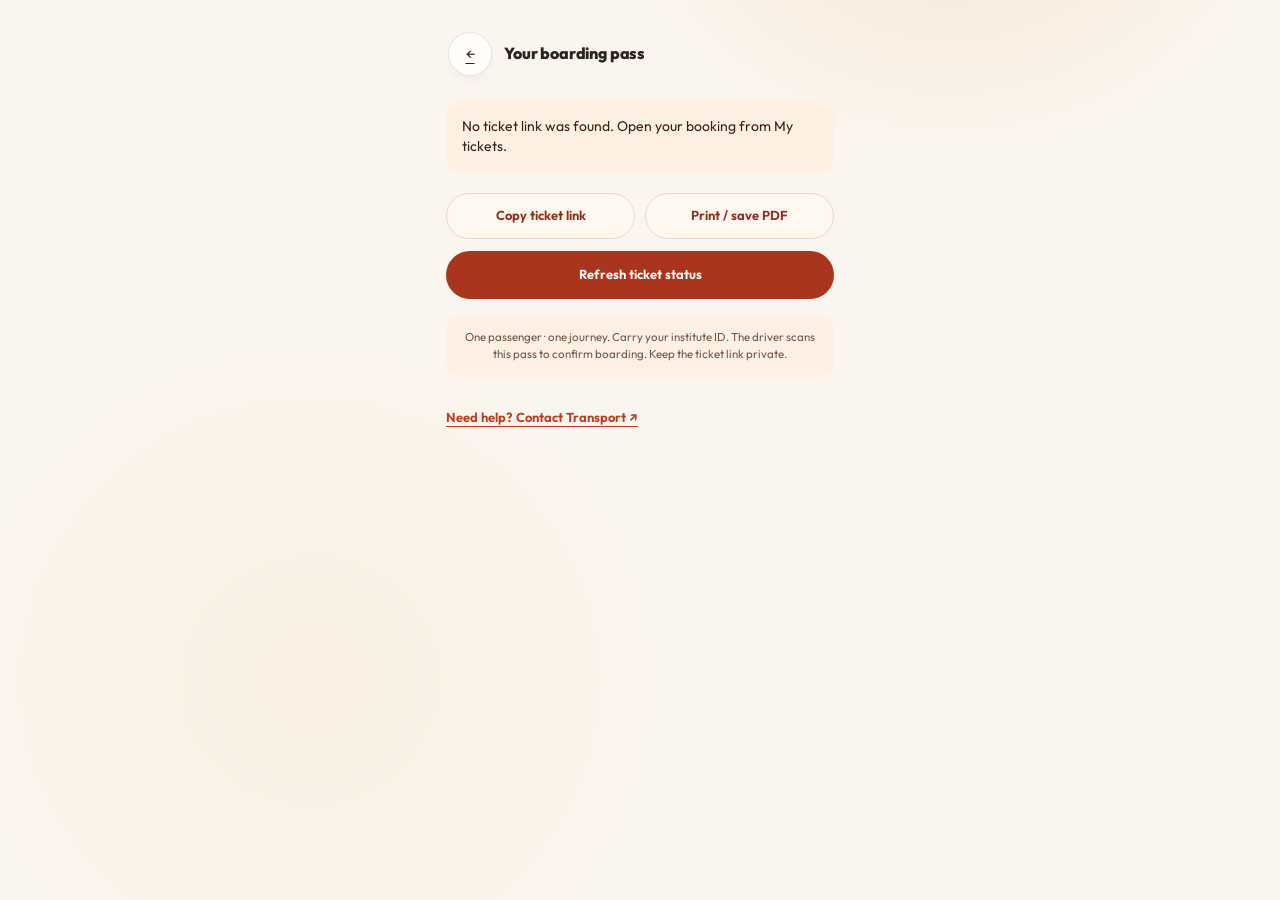
<file: ticket.html>
<!DOCTYPE html><html lang="en"><head><meta charset="UTF-8"><meta name="viewport" content="width=device-width, initial-scale=1"><meta name="referrer" content="no-referrer"><meta name="robots" content="noindex"><title>Your ticket — Sanchari</title><link rel="icon" href="assets/logo.svg"><link rel="stylesheet" href="assets/app.css?v=21"><style>
  .tk-wrap{max-width:420px;margin:0 auto;padding:0 16px 40px}
  .tk-top{display:flex;align-items:center;gap:12px;padding:16px 2px 10px}
  .tk-top a{width:34px;height:34px;border-radius:50%;background:var(--paper);border:1px solid var(--pline);
    display:flex;align-items:center;justify-content:center;color:var(--ink);flex-shrink:0;box-shadow:0 6px 14px -8px var(--sh)}
  .tk-top a svg{width:16px;height:16px}
  .tk-top .ttl{font-size:16px;font-weight:800;letter-spacing:-.01em}

  .ticket{background:var(--paper);border:1px solid var(--pline);border-radius:22px;overflow:hidden;position:relative;
    box-shadow:0 20px 44px -22px var(--sh)}
  .tk-band{background:var(--grad-ox);color:#fff;padding:18px 20px 17px;position:relative}
  .tk-band::before{content:"";position:absolute;inset:0;pointer-events:none;
    background:radial-gradient(120% 90% at 10% -15%,rgba(255,255,255,.35),transparent 55%)}
  .tk-band-in{position:relative}
  .tk-band .row1{display:flex;justify-content:space-between;align-items:flex-start;gap:10px}
  .tk-route{font-size:19px;font-weight:800;letter-spacing:-.01em;line-height:1.25}
  .tk-bp{font-size:9px;font-weight:800;letter-spacing:.14em;text-transform:uppercase;opacity:.85;text-align:right;line-height:1.4;white-space:nowrap}

  .tk-stamp{position:absolute;top:6px;right:10px;width:62px;height:62px;transform:rotate(-12deg);
    background:rgba(255,255,255,.95);border-radius:50%;color:var(--ox);z-index:3;
    box-shadow:0 8px 16px -6px rgba(0,0,0,.4)}
  .tk-stamp svg{width:100%;height:100%;display:block}

  .tk-meta{display:grid;grid-template-columns:1fr 1fr;gap:18px 12px;padding:20px 20px 6px}
  .tk-mcell{display:flex;gap:10px;align-items:flex-start;min-width:0}
  .tk-micon{width:40px;height:40px;border-radius:13px;background:var(--paper2);color:var(--ox);
    display:flex;align-items:center;justify-content:center;flex-shrink:0}
  .tk-micon svg{width:19px;height:19px}
  .tk-lbl{font-size:9px;font-weight:800;letter-spacing:.1em;text-transform:uppercase;color:var(--m2)}
  .tk-val{font-size:14px;font-weight:700;color:var(--ink);margin-top:3px;font-variant-numeric:tabular-nums;display:flex;align-items:center;gap:6px;flex-wrap:wrap;overflow-wrap:anywhere}
  .tk-maplink{display:inline-block;margin-top:5px;font-size:11px;font-weight:800;color:var(--ox);text-decoration:underline;text-underline-offset:2px}
  .tk-sub{font-size:10.5px;color:var(--m2);font-weight:600;margin-top:2px}
  .tk-paid{display:inline-flex;align-items:center;gap:4px;font-size:9px;font-weight:800;letter-spacing:.03em;text-transform:uppercase;
    color:var(--live);background:rgba(31,138,76,.12);border-radius:999px;padding:3px 8px}
  .tk-paid i{width:5px;height:5px;border-radius:50%;background:var(--live);display:block}

  .tk-qrwrap{display:flex;flex-direction:column;align-items:center;padding:18px 20px 6px;position:relative}
  .tk-qr{width:min(200px,60vw);aspect-ratio:1;background:#fff;border-radius:16px;padding:12px;
    box-shadow:0 2px 8px var(--sh),0 0 0 1px var(--pline);display:flex;align-items:center;justify-content:center}
  .tk-qr svg{width:100%;height:100%;display:block}
  .tk-hint{font-size:11px;font-weight:700;color:var(--m2);margin-top:11px;letter-spacing:.02em}

  .tk-perf{border-top:2px dashed var(--pline);position:relative;margin:14px 16px 0}
  .tk-perf::before,.tk-perf::after{content:"";position:absolute;top:-10px;width:18px;height:18px;border-radius:50%;background:var(--stage)}
  .tk-perf::before{left:-25px}.tk-perf::after{right:-25px}
  .tk-stub{display:flex;justify-content:space-between;align-items:center;padding:13px 20px 18px}
  .tk-serial{font-family:ui-monospace,SFMono-Regular,Menlo,monospace;font-size:11px;letter-spacing:.08em;color:var(--m2)}

  .tk-note{margin-top:16px;background:var(--paper2);border-radius:14px;padding:13px 15px;font-size:11.5px;line-height:1.55;color:var(--m2);text-align:center}
  .tk-err{text-align:center;padding:60px 20px;color:var(--m2)}
  .tk-err h2{color:var(--ink);font-size:17px;margin:10px 0 6px}

  /* Trust markers stay hidden until the server confirms the token's signature —
     the page can decode a payload but can't check the HMAC, so an unverified
     ticket must never present itself as genuine. */
  .tk-stamp,.tk-paid{display:none}
  .is-verified .tk-stamp{display:block}
  .is-verified .tk-paid{display:inline-flex}
  .tk-status{display:inline-flex;align-items:center;gap:6px;font-size:10px;font-weight:800;letter-spacing:.06em;text-transform:uppercase}
  .tk-status i{width:7px;height:7px;border-radius:50%;display:block}
  .tk-status.checking{color:var(--m2)}
  .tk-status.checking i{background:var(--m2)}
  .tk-status.ok{color:var(--live)}
  .tk-status.ok i{background:var(--live);box-shadow:0 0 0 3px rgba(31,138,76,.18)}
  .tk-status.bad{color:#c62828}
  .tk-status.bad i{background:#c62828;box-shadow:0 0 0 3px rgba(198,40,40,.18)}
  .tk-status.warn{color:var(--goldt)}
  .tk-status.warn i{background:var(--goldt)}
  .tk-banner{margin-top:16px;border-radius:14px;padding:13px 15px;font-size:11.5px;line-height:1.55;text-align:center}
  .tk-banner.bad{background:rgba(198,40,40,.09);color:#8e1f1f;font-weight:600}
  .tk-banner.warn{background:rgba(198,138,31,.12);color:#7a5310;font-weight:600}

  /* Printer: the pass feeds out of the slot, then can be torn off (assets/printer.js).
     The feed's top edge is the slot mouth; it clips only upwards so shadows still show. */
  html,body{overflow-x:clip} /* a pass dragged past the screen edge must not widen the page */
  .tk-printer{position:relative;margin-top:4px}
  .tk-slot{position:relative;height:50px;margin:0 -6px;border-radius:16px;
    background:linear-gradient(180deg,#4b3a31,#2e231e 55%,#241b17);
    box-shadow:inset 0 1px 0 rgba(255,255,255,.14),inset 0 -2px 4px rgba(0,0,0,.35),0 16px 26px -16px rgba(70,32,14,.6);
    animation:tk-in .35s cubic-bezier(.22,1,.36,1) both}
  .tk-slot::before{content:"";position:absolute;left:10px;right:10px;top:15px;height:10px;border-radius:6px;
    background:linear-gradient(#090605,#1b1411);box-shadow:inset 0 2px 3px rgba(0,0,0,.8),0 1px 0 rgba(255,255,255,.09)}
  .tk-feed{position:relative;z-index:1;margin-top:-30px;padding:0 6px;clip-path:inset(0 -40px -90px)}
  .tk-paper{position:relative;transform-origin:50% 0;will-change:transform;touch-action:pan-y pinch-zoom;cursor:grab;
    filter:drop-shadow(0 16px 20px rgba(150,70,30,.17)) drop-shadow(0 2px 3px rgba(110,55,25,.12))}
  .tk-paper .ticket{border:0;border-radius:0;box-shadow:none}
  .tk-shade{position:absolute;left:0;right:0;top:0;height:58px;pointer-events:none;z-index:4;
    background:linear-gradient(rgba(36,18,8,.55),rgba(36,18,8,.18) 38%,rgba(36,18,8,0));transition:opacity .35s}
  .tk-remnant{position:absolute;left:6px;right:6px;top:-5px;height:13px;display:none;
    background:linear-gradient(rgba(20,10,5,.75),rgba(20,10,5,.1) 55%,rgba(20,10,5,0)),var(--grad-ox)}
  .is-printing .tk-paper{cursor:default}
  .is-pulling .tk-paper{cursor:grabbing;-webkit-user-select:none;user-select:none}
  .is-torn .tk-feed{clip-path:none;padding-bottom:38px}
  .is-torn .tk-shade{opacity:0}
  .is-torn .tk-remnant{display:block}
  @keyframes tk-in{from{opacity:0;transform:translateY(-6px)}}
  @media print{.tk-slot,.tk-shade,.tk-remnant{display:none!important}.tk-feed{margin:0;padding:0;clip-path:none}.tk-paper{transform:none!important;filter:none}}
</style></head><body><main class="tk-wrap"><div class="tk-top"><a href="tickets.html" aria-label="Back to My tickets">←</a><div class="ttl">Your boarding pass</div></div><div id="tk-content" aria-live="polite"><p class="status-box">Checking your ticket…</p></div><div class="ticket-actions" hidden><div class="actions" style="margin-top:20px"><button id="copyTicket" class="quiet-btn">Copy ticket link</button><button id="printTicket" class="quiet-btn">Print / save PDF</button></div><button id="refreshTicket" class="primary-btn" style="margin-top:12px">Refresh ticket status</button><p id="ticketMessage" class="fine-print" style="text-align:center;margin:10px 0 0" aria-live="polite"></p><p class="tk-note">One passenger · one journey. Carry your institute ID. The driver scans this pass to confirm boarding. Keep the ticket link private.</p><a class="text-link" href="mailto:office.transport@iith.ac.in">Need help? Contact Transport ↗</a></div></main><script src="assets/qrcode.js"></script><script src="assets/shared.js?v=14"></script><script src="assets/printer.js?v=1"></script><script src="assets/ticket.js?v=13"></script></body></html>
</file>
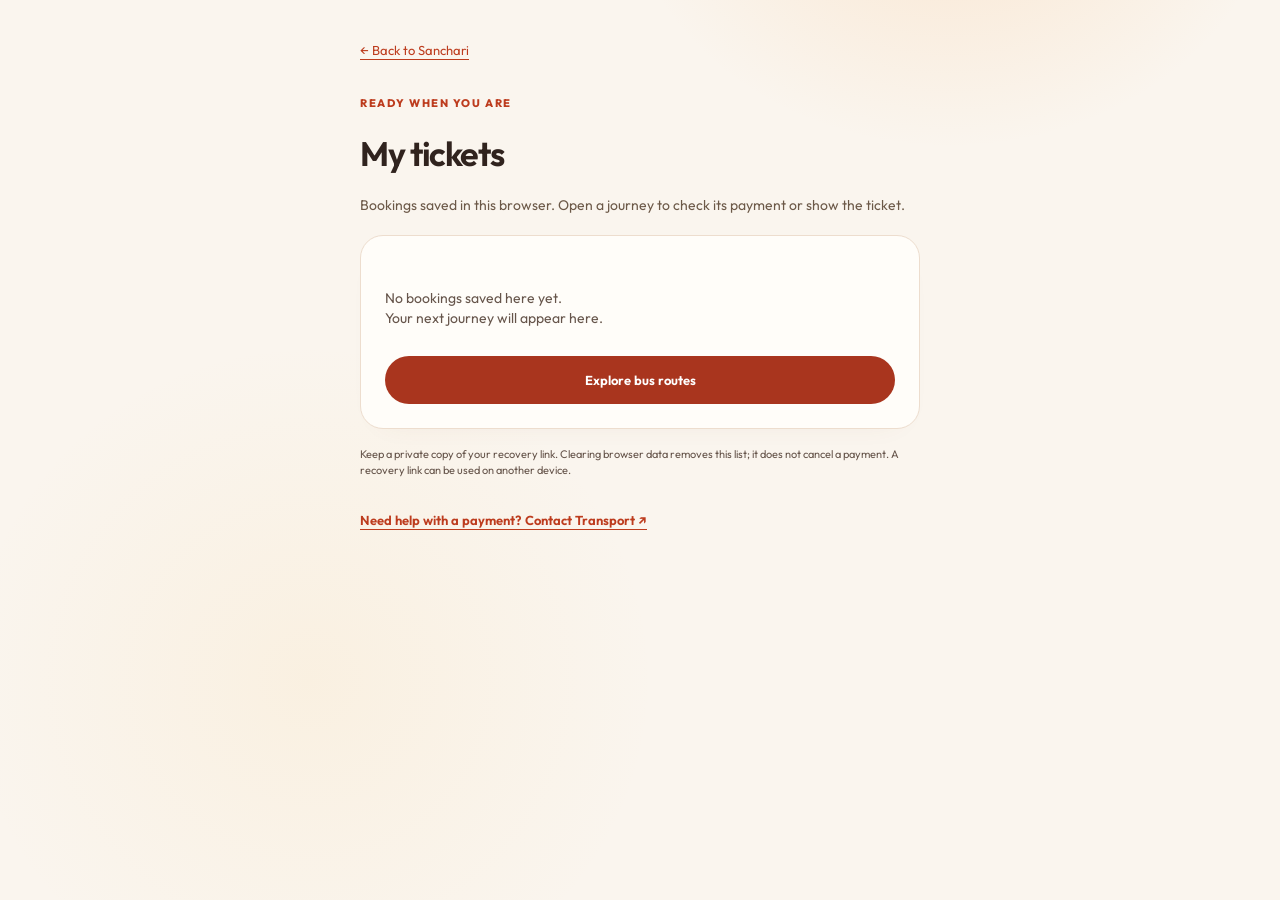
<file: tickets.html>
<!DOCTYPE html><html lang="en"><head><meta charset="UTF-8"><meta name="viewport" content="width=device-width, initial-scale=1"><meta name="referrer" content="no-referrer"><meta name="robots" content="noindex"><title>My tickets — Sanchari</title><link rel="icon" href="assets/logo.svg"><link rel="stylesheet" href="assets/app.css?v=21"></head><body><main class="page-wrap"><a class="page-back" href="index.html">← Back to Sanchari</a><p class="eyebrow">READY WHEN YOU ARE</p><h1>My tickets</h1><p class="small-copy">Bookings saved in this browser. Open a journey to check its payment or show the ticket.</p><section class="surface" id="savedTickets" aria-live="polite"></section><p class="fine-print">Keep a private copy of your recovery link. Clearing browser data removes this list; it does not cancel a payment. A recovery link can be used on another device.</p><a href="mailto:office.transport@iith.ac.in" class="text-link">Need help with a payment? Contact Transport ↗</a></main><script src="assets/shared.js?v=14"></script><script src="assets/tickets.js?v=11"></script></body></html>
</file>
<file: assets/app.css>
/* Sanchari — design tokens + component styles
   Palette: "Sunrise IITH" — matches the institute crest (red-orange spine, gold edge). */

*{box-sizing:border-box}
html,body{margin:0;padding:0}

:root{
  --stage:#fdf1e6; --paper:#ffffff; --paper2:#fbe9db; --paper3:#f5dcb8;
  --ink:#241d1a; --m2:#8c8078; --ox:#e8491f; --ox2:#c93c17; --gold:#f2a71b; --goldt:#d98f12;
  --pline:rgba(120,90,70,.14); --sh:rgba(180,90,40,.18); --live:#1f8a4c;
  --r-card:20px; --r-btn:999px; /* one radius for the cards, one pill radius for every button/chip */
  /* sampled from the hero sun (hero.png): vivid orange core fading to warm gold */
  --grad-ox: linear-gradient(160deg,#ff8a3d 0%,#f0501c 42%,#c02a12 100%);
  --grad-gold: linear-gradient(160deg,#ffd873 0%,#f2a71b 45%,#c67908 100%);
}

body{
  font-family:ui-rounded,"SF Pro Rounded","Segoe UI Rounded",-apple-system,BlinkMacSystemFont,"Segoe UI",Roboto,Helvetica,Arial,sans-serif;
  background:var(--stage); color:var(--ink);
  min-height:100dvh; min-height:100vh;
}

.app{
  max-width:480px; margin:0 auto; min-height:100dvh; min-height:100vh;
  display:flex; flex-direction:column;
}

.appbar{
  position:sticky; top:0; z-index:15;
  display:flex; align-items:center; justify-content:space-between;
  padding:calc(env(safe-area-inset-top,0px) + 14px) 16px 4px;
  background:var(--stage);
}
.appbar .brandblock{min-width:0;display:flex;align-items:center;gap:10px}
.appbar .applogo{width:38px;height:38px;border-radius:11px;flex-shrink:0;box-shadow:0 4px 10px -5px var(--sh)}
.appbar .brand{font-size:19px;font-weight:800;letter-spacing:-.01em;line-height:1.05}
/* Institution sits under the brand, not in front of it — same lockup as Nivas. */
.appbar .brand small{display:block;margin-top:2px;font-size:8.5px;font-weight:700;
  letter-spacing:.14em;color:var(--m2)}
.appbar .brand .hl{color:var(--ox)}
.bell{width:40px;height:40px;border-radius:50%;background:var(--paper);border:1px solid var(--pline);
  display:flex;align-items:center;justify-content:center;flex-shrink:0;position:relative;cursor:pointer;
  box-shadow:0 6px 14px -8px var(--sh);color:var(--ink)}
.bell svg{width:18px;height:18px}
.bell::after{content:"";position:absolute;top:8px;right:9px;width:7px;height:7px;border-radius:50%;
  background:var(--ox);box-shadow:0 0 0 2px var(--paper)}

.scroll{flex:1;overflow-y:auto;padding:6px 16px 24px;-webkit-overflow-scrolling:touch}
svg{display:block}

/* ---- campus shuttle ---- */
.card{background:var(--paper);border:1px solid var(--pline);border-radius:var(--r-card);margin-top:10px;overflow:hidden;
  box-shadow:0 14px 30px -20px var(--sh)}
.dir{display:flex;align-items:center;gap:12px;padding:14px 15px;cursor:pointer;border-top:1px solid var(--pline)}
.dir:first-of-type{border-top:none}
.dir .badge{width:38px;height:38px;border-radius:50%;flex-shrink:0;display:flex;align-items:center;justify-content:center;
  background:var(--grad-ox);box-shadow:0 4px 10px -4px var(--sh)}
.dir .badge svg{width:18px;height:18px}
.dir .route{flex:1;min-width:0}
.dir .rt{font-size:14px;font-weight:700;color:var(--ink);line-height:1.25}
.dir .eta{text-align:right;flex-shrink:0}
.dir .eta .m{font-size:16px;font-weight:900;color:var(--ox);font-variant-numeric:tabular-nums;line-height:1.1}
.dir .eta .l{font-size:9px;color:var(--m2);font-weight:700;margin-top:1px;text-transform:uppercase;letter-spacing:.04em}
.sched-btn{width:100%;border:none;background:var(--paper2);border-top:1px solid var(--pline);padding:13px;font-size:12.5px;font-weight:800;color:var(--ox);
  display:flex;align-items:center;justify-content:center;gap:7px;cursor:pointer}
.sched-btn svg.clk{width:15px;height:15px}
.sched-btn svg.chev{width:14px;height:14px;transition:transform .25s}
.sched-btn.open svg.chev{transform:rotate(180deg)}
.sched-panel{max-height:0;overflow:hidden;transition:max-height .3s ease;background:var(--paper3);box-shadow:inset 0 3px 8px -4px rgba(80,40,10,.22),inset 0 1px 0 var(--pline)}
.sched-panel.open{max-height:460px}
.sched-inner{padding:12px 15px 15px}
.pills{display:flex;gap:4px;margin-bottom:12px;background:rgba(232,73,31,.08);border-radius:var(--r-btn);padding:4px}
.pill{flex:1;text-align:center;font-size:11.5px;font-weight:800;padding:8px;border-radius:var(--r-btn);border:none;background:none;cursor:pointer;color:var(--m2)}
.pill.on{background:var(--grad-ox);color:#fff;box-shadow:0 2px 5px -1px var(--sh)}
.slist{display:flex;flex-direction:column;gap:2px}
.srow{display:flex;justify-content:space-between;align-items:center;padding:9px 4px;border-bottom:1px dashed var(--pline)}
.srow:last-child{border-bottom:none}
.srow .ct{font-size:13px;font-weight:800;color:var(--ink);font-variant-numeric:tabular-nums}
.srow .rel{font-size:11px;font-weight:700;color:var(--m2)}
.srow.next .rel{color:var(--live)}
.srow.next .ct{color:var(--ox)}

.sect{font-size:11px;font-weight:800;text-transform:uppercase;letter-spacing:.1em;color:var(--ox);margin:0}
.special-head{margin-top:24px;display:flex;align-items:center;justify-content:space-between;gap:10px;margin-bottom:9px}
.toggle{display:inline-flex;background:var(--paper2);border-radius:var(--r-btn);padding:3px;gap:2px;flex-shrink:0}
.toggle button{border:none;background:none;padding:7px 14px;border-radius:var(--r-btn);font-size:11.5px;font-weight:800;color:var(--m2);cursor:pointer;transition:.2s}
.toggle button.on{background:var(--grad-ox);color:#fff;box-shadow:0 2px 5px -1px var(--sh)}

/* ---- outstation route cards ---- */
.rcards{display:flex;flex-direction:column;gap:13px;margin-top:13px}
.stubcard{display:flex;position:relative;background:var(--grad-ox);border-radius:var(--r-card);overflow:hidden;
  box-shadow:0 16px 32px -18px var(--sh)}
.rcard[data-bus="miya"] .stubcard{background:var(--grad-gold)}
.stubcard::before{content:"";position:absolute;inset:0;pointer-events:none;
  background:radial-gradient(120% 90% at 12% -15%,rgba(255,255,255,.4),transparent 55%)}
.stubcard > *{position:relative;z-index:1}
.rc-main{flex:1;text-align:left;background:none;border:none;padding:18px 16px;cursor:pointer;font:inherit;color:inherit;min-width:0}
.rc-route{font-size:18px;font-weight:800;color:#fff;letter-spacing:-.01em;white-space:nowrap}
.rc-when{font-size:14px;color:rgba(255,255,255,.82);font-weight:700;margin-top:9px;display:flex;align-items:baseline;gap:6px;flex-wrap:wrap}
.rc-at{font-size:13px;font-weight:700;color:rgba(255,255,255,.7)}
.rcard[data-bus="miya"] .rc-at{color:rgba(36,29,26,.6)}
.rc-when .tm{font-size:21px;font-weight:900;color:#ffe6a0;font-variant-numeric:tabular-nums;letter-spacing:-.01em}
.rcard[data-bus="miya"] .rc-when .tm{color:var(--ink)}
.rc-rel{font-size:12.5px;font-weight:700;color:rgba(255,255,255,.78)}
.rcard[data-bus="miya"] .rc-rel{color:rgba(36,29,26,.7)}
.rc-rel::before{content:"· "}
.rc-rel:empty{display:none}
.rc-actions{display:flex;align-items:center;gap:8px;margin-top:14px;flex-wrap:wrap}
.rc-expand{display:inline-flex;align-items:center;gap:6px;background:#fff;color:var(--ox);font-weight:800;font-size:12.5px;
  padding:9px 15px;border-radius:var(--r-btn);cursor:pointer}
.rcard[data-bus="miya"] .rc-expand{color:var(--goldt)}
.rc-expand svg{width:12px;height:12px;transition:transform .28s}
.rcard.open .rc-expand svg{transform:rotate(180deg)}
.rc-live{display:inline-flex;align-items:center;gap:6px;font-size:12.5px;font-weight:800;color:var(--live);
  background:rgba(255,255,255,.92);border-radius:var(--r-btn);padding:9px 13px 9px 12px;text-decoration:none;flex-shrink:0}
.rc-live .pulse{width:6px;height:6px;border-radius:50%;background:var(--live);animation:bl 1.4s infinite}
.rc-live svg{width:12px;height:12px}
.rc-vp{width:0;border-left:2px dashed rgba(255,255,255,.55);position:relative;margin:16px 0;flex-shrink:0}
.rcard[data-bus="miya"] .rc-vp{border-left-color:rgba(36,29,26,.3)}
.rc-vp::before,.rc-vp::after{content:"";position:absolute;left:-8px;width:16px;height:16px;border-radius:50%;background:var(--stage)}
.rc-vp::before{top:-24px}.rc-vp::after{bottom:-24px}
.rc-stub{width:108px;flex-shrink:0;display:flex;flex-direction:column;align-items:center;justify-content:center;gap:6px;padding:16px 10px}
.rc-farel{font-size:9px;font-weight:800;letter-spacing:.12em;text-transform:uppercase;color:rgba(255,255,255,.82)}
.rcard[data-bus="miya"] .rc-farel{color:rgba(36,29,26,.65)}
.rc-fare{font-size:22px;font-weight:900;color:#fff;line-height:1;font-variant-numeric:tabular-nums}
.rcard[data-bus="miya"] .rc-fare{color:var(--ink)}
.rc-buy{margin-top:7px;border:none;background:#fff;color:var(--ox);font-weight:800;font-size:13px;padding:10px 20px;border-radius:var(--r-btn);cursor:pointer;white-space:nowrap;
  box-shadow:0 4px 10px -2px rgba(0,0,0,.25)}
.rcard[data-bus="miya"] .rc-buy{color:var(--goldt)}
.rc-buy:disabled{opacity:.6;cursor:default}

.rc-detail{max-height:0;overflow:hidden;transition:max-height .34s ease}
.rcard.open .rc-detail{max-height:1400px}
.rc-detail-in{margin-top:9px;background:var(--paper);border:1px solid var(--pline);border-radius:var(--r-card);padding:14px 15px 15px;
  box-shadow:0 8px 20px -14px var(--sh)}
.rc-sec{font-size:9.5px;font-weight:800;letter-spacing:.1em;text-transform:uppercase;color:var(--m2);margin:4px 2px 8px}
.live{display:inline-flex;align-items:center;gap:6px;font-size:11px;font-weight:700;color:var(--live);margin-top:12px}
.live i{width:6px;height:6px;border-radius:50%;background:var(--live);display:block;animation:bl 1.4s infinite}
.livelink{text-decoration:none;cursor:pointer}
.livelink svg{margin-left:2px}
.note-days{font-size:10.5px;color:var(--m2);font-weight:600;margin-top:11px}

/* Miyapur stop timeline */
.stops{display:flex;flex-direction:column;margin-top:12px}
.stop{display:flex;gap:11px}
.stop .rail{display:flex;flex-direction:column;align-items:center}
.stop .rail .d{width:9px;height:9px;border-radius:50%;background:var(--ox);margin-top:3px;flex-shrink:0}
.stop .rail .ln{width:2px;flex:1;background:var(--pline);min-height:14px}
.stop:last-child .rail .ln{display:none}
.stop .si{flex:1;display:flex;justify-content:space-between;gap:8px;padding-bottom:11px}
.stop .nm2{font-size:12.5px;font-weight:700;color:var(--ink);line-height:1.2}
.stop .lm{font-size:10px;color:var(--m2);margin-top:2px}
.stop .tm{font-size:11.5px;font-weight:800;color:var(--ox);font-variant-numeric:tabular-nums;white-space:nowrap}
.retnote{background:var(--paper2);border:1px solid var(--pline);border-radius:10px;padding:11px 12px;font-size:11.5px;color:var(--ink);line-height:1.45;margin-top:6px}
.retnote b{color:var(--ox)}
.retnote a{display:inline-block;margin-top:4px;color:var(--ox);font-weight:800;text-decoration:underline;text-underline-offset:2px}
.terms{margin-top:13px;border-top:1px dashed var(--pline);padding-top:11px}
.terms .th{font-size:9px;font-weight:800;letter-spacing:.1em;text-transform:uppercase;color:var(--m2);margin-bottom:6px}
.terms ul{margin:0;padding-left:15px;display:flex;flex-direction:column;gap:4px}
.terms li{font-size:10.5px;color:var(--m2);line-height:1.4}

/* ---- coming next (static preview grid, not interactive) ---- */
.comingnext{margin-top:26px}
.cn-grid{display:grid;grid-template-columns:repeat(3,1fr);gap:9px;margin-top:9px}
.cn-tile{background:var(--paper);border:1px dashed var(--pline);border-radius:16px;padding:14px 6px 12px;
  display:flex;flex-direction:column;align-items:center;gap:7px;text-align:center;user-select:none}
.cn-tile .ic{width:38px;height:38px;border-radius:50%;background:var(--paper2);display:flex;align-items:center;justify-content:center;color:var(--m2);flex-shrink:0}
.cn-tile .ic svg{width:18px;height:18px}
.cn-tile .lbl{font-size:10.5px;font-weight:700;color:var(--ink);line-height:1.25}

/* ---- footer ---- */
.footer{text-align:center;margin-top:28px;padding-top:6px}
.footer a{font-size:11.5px;font-weight:700;color:var(--m2);text-decoration:underline;text-underline-offset:2px}
.footer-op{font-size:11px;font-weight:600;color:var(--m2);margin-top:8px;line-height:1.5;padding:0 16px}

@keyframes bl{0%,100%{opacity:1}50%{opacity:.3}}
@media (prefers-reduced-motion:reduce){.live i,.rc-live .pulse{animation:none}}

/* Shared page controls retained for tickets, policy and staff screens. */
a{color:var(--ox);text-underline-offset:4px}
button,input,select,textarea{font:inherit}
button,a,input,select,textarea{-webkit-tap-highlight-color:transparent}
button:focus-visible,a:focus-visible,summary:focus-visible,input:focus-visible,select:focus-visible,textarea:focus-visible{outline:3px solid #87341d;outline-offset:3px}
button,a{touch-action:manipulation}
button{min-height:44px}
[hidden]{display:none!important}
.skip-link{position:fixed;top:-60px;left:16px;z-index:100;background:white;padding:12px}
.skip-link:focus{top:12px}
.brandblock{display:flex;align-items:center;gap:10px;text-decoration:none;color:var(--ink)}
.appbar .brand{color:var(--ink)}
.appbar .brandblock .applogo{margin:0}
.ticket-nav{font-size:12px;font-weight:800;color:var(--ox);background:#fff;border:1px solid var(--pline);border-radius:999px;padding:10px 13px;text-decoration:none;white-space:nowrap}
.campus-label{display:flex;align-items:center;justify-content:space-between;gap:12px;margin:20px 2px 0}
.campus-label .sect{margin:0}
.campus-label span{font-size:10px;font-weight:700;color:var(--m2)}
.dir{width:100%;background:transparent;border:0;text-align:left;font:inherit;min-height:66px}
.dir.sel{background:#fff8f2}
.dir .eta .m,.dir .eta .l{display:block}
.dir .eta .m{font-variant-numeric:tabular-nums}
.sched-btn{min-height:44px}
.pill{min-height:36px}
.special-head{margin-top:27px}
.route-notice{font-size:11px;color:#755e4d;line-height:1.4;margin:0 2px 12px}
.route-notice.ready{color:var(--live)}
.rcard{border-radius:var(--r-card)}
.rc-main{cursor:default}
.rc-route{white-space:normal;line-height:1.2}
.rc-when .tm{font-size:20px}
.rc-expand{border:0;font:inherit;min-height:36px}
.rc-live{min-height:36px}
.rc-buy{min-height:44px}
.rc-buy:disabled{opacity:.65;cursor:not-allowed}
.rc-buy[data-busy="true"]{opacity:.7;cursor:wait}
.rc-detail[hidden]{display:none}
.rc-detail-in{margin-top:7px}
.rcard .srow .ct{font-size:12px}
.card-status{font-size:11px;line-height:1.4;color:#7d2317;margin:8px 2px 0;padding:0 3px}
.card-status a{color:inherit;text-decoration:underline}
.card-status:empty{display:none}
.footer{padding-bottom:10px}
.footer-links{display:flex;align-items:center;justify-content:center;flex-wrap:wrap;gap:4px 15px}
.footer-links a{font-size:11px;min-height:32px;display:inline-flex;align-items:center}
.primary-btn{display:flex;align-items:center;justify-content:center;width:100%;border:0;border-radius:999px;padding:14px 20px;background:#523a29;color:#fff;font-size:13px;font-weight:650;text-decoration:none;min-height:48px}
.primary-btn:disabled{opacity:.55}
#checkoutMessage{font-size:13px;color:#934321}
.page-wrap{max-width:600px;margin:0 auto;padding:28px 20px 60px}
.page-back{display:inline-flex;align-items:center;min-height:44px;font-size:13px;margin-bottom:24px}
.page-wrap h1{font-size:34px;line-height:1.1;letter-spacing:-.04em}
.surface{border:1px solid #fff;border-radius:26px;background:#fff9;padding:24px;margin:18px 0}
.field{display:flex;flex-direction:column;gap:8px;font-size:13px;margin:18px 0}
input,select,textarea{width:100%;min-height:46px;border:1px solid #c6b6a7;background:#fffaf4;border-radius:12px;padding:11px;color:var(--ink)}
textarea{min-height:90px}
#scanVideo{width:100%;border-radius:18px;max-height:300px;background:#211b15}
#scanVideo[hidden]{display:none}
.actions{display:flex;gap:10px;flex-wrap:wrap}
.actions>*{flex:1}
.saved-ticket{display:block;padding:18px 0;border-bottom:1px solid #dfd1c1;text-decoration:none;color:var(--ink)}
.saved-ticket strong{display:block}
.saved-ticket small{font-size:11px;color:var(--m2)}
.empty-state{padding:28px 0;color:var(--m2);font-size:14px}
.status-good{color:var(--live)}
.status-bad{color:#943b25}
.status-box{white-space:pre-line;padding:16px;border-radius:14px;background:#eee5d6;font-size:14px}
.fine-print{font-size:11px;color:var(--m2)}
.tk-band{color:var(--ink)!important}
.tk-wrap .tk-stamp{display:none!important}
.tk-note{color:#6c5948!important}
.tk-qr{width:min(248px,70vw)!important;padding:20px!important}
.tk-hint{font-size:12px!important}
.tk-top a{min-width:44px!important;min-height:44px!important}
.tk-wrap{padding-top:16px!important}
.tk-serial{letter-spacing:0!important;font-size:10px!important}
.tk-status{font-size:11px!important}


@media(min-width:700px){.app{max-width:540px}.scroll{padding-left:20px;padding-right:20px}}
@media(max-width:360px){.rc-main{padding:16px 12px}.rc-route{font-size:16px}.rc-stub{width:91px;padding:12px 6px}.rc-when .tm{font-size:17px}.rc-expand,.rc-live{font-size:11px;padding:8px 10px}.rc-actions{gap:6px}}
@media(prefers-reduced-motion:reduce){*,*:before,*:after{animation:none!important;transition:none!important;scroll-behavior:auto!important}}
@media print{body{background:white}.tk-top,.ticket-actions,.tk-note{display:none!important}.ticket{box-shadow:none!important}.tk-wrap{max-width:420px!important}.tk-band{-webkit-print-color-adjust:exact;print-color-adjust:exact}}
/* 2026-09-25 visual refinement: the same campus-first layout with clearer type,
   more deliberate spacing and a brighter, richer sunrise. */
@font-face{
  font-family:Outfit;
  src:url("fonts/outfit-variable.ttf") format("truetype");
  font-style:normal;
  font-weight:100 900;
  font-display:swap;
}
:root{
  --stage:#faf5ee;
  --paper:#fffefa;
  --paper2:#fff0e3;
  --paper3:#fff5e9;
  --ink:#30231e;
  --m2:#66554b;
  --ox:#bd3c1e;
  --ox2:#932a1b;
  --gold:#e9a62f;
  --goldt:#82500f;
  --pline:rgba(105,59,35,.13);
  --sh:rgba(115,55,25,.14);
  --live:#226443;
  --r-card:23px;
  --grad-ox:linear-gradient(135deg,#ed6937 0%,#d94724 48%,#a82b20 100%);
  --grad-gold:linear-gradient(135deg,#ffe19a 0%,#f3b640 51%,#d5891b 100%);
}
body{
  font-family:Outfit,-apple-system,BlinkMacSystemFont,"Segoe UI",sans-serif;
  font-size:14px;
  line-height:1.45;
  -webkit-font-smoothing:antialiased;
  background:
    radial-gradient(ellipse 440px 370px at calc(50% + 310px) -130px,rgba(248,174,99,.22),transparent 75%),
    radial-gradient(ellipse 430px 420px at calc(50% - 330px) 680px,rgba(247,201,119,.11),transparent 80%),
    var(--stage);
}
button,input,select,textarea{font-family:inherit}
a{color:var(--ox)}
.app{max-width:510px}
.appbar{padding:calc(env(safe-area-inset-top,0px) + 17px) 20px 9px;background:var(--stage)}
.appbar .applogo{width:40px;height:40px;border-radius:12px;box-shadow:none}
.appbar .brand{font-size:21px;font-weight:720;letter-spacing:.005em}
.appbar .brand small{margin-top:3px;font-size:9px;font-weight:600;letter-spacing:.13em}
.ticket-nav{font-size:12px;font-weight:650;color:var(--ox);background:#fffdfa;border-color:#eedfd1;padding:10px 15px;box-shadow:0 3px 10px #783b1808}
.scroll{padding:7px 20px 34px}
.campus-label{margin:12px 2px 0}
.campus-label .sect,.special-head .sect{font-size:12px;font-weight:750;letter-spacing:.105em;color:#a9341b}
.campus-label span{font-size:11px;font-weight:500;color:var(--m2)}
.card{margin-top:11px;border-color:#edddce;box-shadow:0 12px 30px -24px #8c513528}
.dir{min-height:78px;gap:14px;padding:17px 18px}
.dir.sel{background:linear-gradient(100deg,#fff6ed,#fffdfa 72%)}
.dir .badge{width:40px;height:40px;background:linear-gradient(145deg,#e96b3b,#b63a22);box-shadow:0 4px 11px #bb4c2724}
.dir .rt{font-size:15px;font-weight:630;letter-spacing:-.012em}
.dir .eta .m{font-size:19px;font-weight:700;letter-spacing:-.025em;color:#a9341b}
.dir .eta .l{font-size:10px;font-weight:550;letter-spacing:.06em;margin-top:2px}
.sched-btn{background:#fff1e5;min-height:47px;font-size:13px;font-weight:650;color:#a9341b}
.sched-panel{background:var(--paper3);box-shadow:inset 0 3px 7px -5px #8a4a1b32,inset 0 1px 0 #e9d8c6}
.sched-inner{padding:16px 18px 18px}
.pills{background:#f7e9d8;margin-bottom:14px}
.pill{font-size:12px;font-weight:600}
.pill.on{background:linear-gradient(135deg,#c84827,#9d2e1c)}
.srow{padding:11px 4px}
.srow .ct{font-size:13px;font-weight:640}
.srow .rel{font-size:11px;font-weight:500}
.srow.next .ct{color:#a9341b}
.special-head{margin-top:25px;margin-bottom:10px}
.toggle{background:#f3e5d7;padding:4px}
.toggle button{font-size:12px;font-weight:600;padding:8px 15px;transition:box-shadow .18s ease,transform .18s ease}
.toggle button:not(.on),.pill:not(.on){color:#645044}
.toggle button.on{background:linear-gradient(135deg,#c94927,#a62f1b);box-shadow:0 3px 8px #ad402322}
.route-notice{font-size:12px;line-height:1.5;color:var(--m2);margin:0 2px 15px}
.rcards{gap:16px;margin-top:0}
.stubcard{min-height:158px;box-shadow:0 15px 30px -22px #97452566}
.stubcard::before{background:radial-gradient(130% 95% at 9% -18%,rgba(255,255,255,.24),transparent 53%)}
.rc-main{padding:20px 18px}
.rc-route{font-size:20px;font-weight:650;letter-spacing:-.03em;line-height:1.14}
.rc-when{margin-top:13px;gap:6px}
.rc-at{font-size:12px;font-weight:500;color:#ffeddf}
.rc-when .tm{font-size:24px;font-weight:720;letter-spacing:-.03em;color:#fff9e6}
.rc-when .tm{white-space:nowrap}
.rc-rel{font-size:12px;font-weight:550;color:#fff1e7}
.rc-actions{margin-top:18px;gap:7px}
.rc-expand,.rc-live{min-height:38px;padding:9px 14px;font-size:12px;font-weight:650;box-shadow:0 2px 9px #6c281716}
.rc-expand{color:#9c311a}
.rcard[data-bus="miya"] .rc-expand{color:#7c4a0c}
.rc-live{color:#1c613f}
.rc-live .pulse{animation:none}
.rc-stub{width:111px;padding:17px 10px;gap:7px}
.rc-farel{font-size:10px;font-weight:600;letter-spacing:.12em;color:#fff6eb}
.rc-fare{font-size:28px;font-weight:720;letter-spacing:-.045em}
.rc-buy{margin-top:6px;min-height:44px;padding:10px 21px;font-size:13px;font-weight:700;color:#a9341b;box-shadow:0 4px 10px #6d2b1b30}
.rc-buy:disabled{opacity:1;background:#ffe7d9;color:#934327;box-shadow:none;cursor:not-allowed}
.rcard[data-bus="miya"] .rc-buy:disabled{background:#fff3da;color:#80500f}
.rcard[data-bus="miya"] .rc-route{color:var(--ink)}
.rcard[data-bus="miya"] .rc-at{color:#5b3e22}
.rcard[data-bus="miya"] .rc-rel{color:#604425}
.rcard[data-bus="miya"] .rc-farel{color:#5a3c1d}
.rc-detail-in{padding:17px 18px 19px;margin-top:8px;border-color:#edddce;box-shadow:0 8px 22px -19px #8c513528}
.rcard .srow .ct{font-size:13px;font-weight:620}
.rc-sec{font-size:10px;font-weight:700;letter-spacing:.11em}
.retnote{background:#fff2e4;border-color:#efdecd;border-radius:12px;font-size:12px;padding:12px 13px}
.note-days{font-size:11px;line-height:1.5}
.stop .nm2{font-size:13px;font-weight:620}
.stop .lm{font-size:11px}
.stop .tm{font-size:12px;font-weight:650;color:#a9341b}
.footer{margin-top:31px;padding:19px 0 4px;border-top:1px solid #e7d8c8}
.footer-links{gap:3px 17px}
.footer-links a{font-size:11px;font-weight:550;text-decoration:none;border-bottom:1px solid #b7a396}
.footer-op{font-size:11px;font-weight:450;line-height:1.5;max-width:380px;margin:12px auto 0}
.page-wrap{font-family:Outfit,-apple-system,BlinkMacSystemFont,"Segoe UI",sans-serif}
.page-wrap h1{font-weight:650}
.surface{background:#fffdf9;border:1px solid #edddce;border-radius:23px;box-shadow:0 12px 30px -26px #8c513528}
.primary-btn{background:#a9351e;font-weight:650}
input,select,textarea{background:#fffdfa;border-color:#d9c6b7}
.status-box{background:#fff0e1}
@media(max-width:360px){
  .appbar{padding-left:16px;padding-right:16px}
  .scroll{padding-left:16px;padding-right:16px}
  .dir{padding:15px 13px;gap:10px}
  .dir .rt{font-size:13px}
  .dir .eta .m{font-size:17px}
  .rc-main{padding:18px 13px}
  .rc-route{font-size:17px}
  .rc-when .tm{font-size:20px}
  .rc-stub{width:93px;padding:13px 6px}
  .rc-fare{font-size:25px}
  .rc-expand,.rc-live{padding:8px 10px;font-size:11px}
}
@media(min-width:700px){
  .app{max-width:560px}
}
@media(hover:hover){
  .ticket-nav:hover,.rc-expand:hover,.rc-live:hover{transform:translateY(-1px);box-shadow:0 7px 16px #743c1922}
  .rc-buy:not(:disabled):hover{transform:translateY(-1px);box-shadow:0 6px 14px #743c1940}
  .dir:hover{background:#fff7ef}
}
@media(prefers-reduced-motion:no-preference){
  .ticket-nav,.rc-expand,.rc-live,.rc-buy{transition:transform .2s cubic-bezier(.22,1,.36,1),box-shadow .2s cubic-bezier(.22,1,.36,1),background .2s}
}
@media(prefers-reduced-motion:reduce){
  .ticket-nav,.rc-expand,.rc-live,.rc-buy{transition:none}
}
/* Shuttle-first information hierarchy and a second-by-second timetable countdown. */
.campus-label{align-items:center;gap:10px;margin:16px 1px 13px}
.campus-label .sect{font-size:21px;font-weight:670;line-height:1.1;letter-spacing:-.035em;text-transform:none;color:var(--ink)}
.campus-label .date-chip{display:inline-flex;align-items:center;min-height:33px;padding:6px 12px;border:1px solid #efd7ba;border-radius:999px;background:#fff1dc;color:#8b391f;font-size:14px;font-weight:750;letter-spacing:.01em;line-height:1;white-space:nowrap}
.card{margin-top:0;border-color:#edd6c3;box-shadow:0 11px 28px -23px #85482b42}
.dir{min-height:82px;gap:13px;padding:18px 16px}
.dir.sel{background:linear-gradient(110deg,#fff5ee,#fffdfa 78%)}
.dir[data-dir="ba"].sel{background:linear-gradient(110deg,#fff8eb,#fffdfa 78%)}
.dir .badge{width:39px;height:39px;background:linear-gradient(145deg,#e46a3c,#b63d24);color:#fff;box-shadow:0 4px 10px #ac44271e}
.dir[data-dir="ba"] .badge{background:linear-gradient(145deg,#c7872e,#8f581c);box-shadow:0 4px 10px #9964251c}
.dir .badge svg{width:20px;height:20px}
.dir .rt{font-size:14.5px;font-weight:660;line-height:1.22}
.dir .eta{min-width:78px;padding:7px 8px 6px;border:1px solid #eed5c2;border-radius:13px;background:#fff0e4}
.dir[data-dir="ba"] .eta{border-color:#ead6ad;background:#fff5df}
.dir .eta .m{font-size:21px;font-weight:740;line-height:1;letter-spacing:-.055em;color:#8d2e1b;white-space:nowrap}
.dir[data-dir="ba"] .eta .m{color:#795019}
.dir .eta .l{font-size:9px;font-weight:700;letter-spacing:.07em;line-height:1;margin-top:5px;color:#785548}
.dir[data-dir="ba"] .eta .l{color:#756140}
.sched-btn{min-height:51px;border-top:0;background:linear-gradient(110deg,#b43b22,#8b2a1b);color:#fff;font-size:13.5px;font-weight:680;letter-spacing:.005em}
.sched-btn:hover{background:linear-gradient(110deg,#c44929,#96301e)}
.sched-btn:focus-visible{outline:3px solid #ffd59c;outline-offset:-5px}
.sched-btn svg.clk{width:16px;height:16px}
.sched-btn svg.chev{width:15px;height:15px}
@media(max-width:360px){
  .campus-label .sect{font-size:19px}
  .campus-label .date-chip{font-size:12.5px;padding:6px 9px}
  .dir{gap:9px;padding:15px 12px}
  .dir .badge{width:37px;height:37px}
  .dir .rt{font-size:13.5px}
  .dir .eta{min-width:71px;padding:6px 6px 5px}
  .dir .eta .m{font-size:19px}
}
@media(prefers-reduced-motion:reduce){.sched-btn:hover{transition:none}}
/* Secondary pages (My tickets, payment, pass, staff): these classes had no styles
   and fell back to browser-default grey buttons. Same pill and type system as the home screen. */
.eyebrow{margin:0 0 8px;font-size:11px;font-weight:800;letter-spacing:.14em;text-transform:uppercase;color:var(--ox)}
.small-copy{font-size:14px;line-height:1.55;color:#6c5948}
.quiet-btn{display:flex;align-items:center;justify-content:center;width:100%;min-height:46px;padding:12px 18px;border:1px solid #ecd6c4;border-radius:var(--r-btn);background:#fff7f0;color:#8d2e1b;font-size:13px;font-weight:650;text-decoration:none;cursor:pointer}
.quiet-btn:disabled{opacity:.55;cursor:default}
.text-link{display:inline-flex;align-items:center;min-height:44px;margin-top:8px;font-size:13px;font-weight:650}
.surface>.primary-btn+.primary-btn{margin-top:10px}
#scanWorkspace>.quiet-btn:first-child{width:auto;min-height:38px;margin-left:auto;padding:8px 16px}
@media(hover:hover){.quiet-btn:not(:disabled):hover{background:#ffefe2}}
@media(prefers-reduced-motion:no-preference){.quiet-btn{transition:background .2s}}
/* Checkout: test-mode notice and the one-time mobile number ask inside a route card */
.test-note{margin:0 0 12px;padding:10px 14px;border-radius:14px;background:var(--paper2);color:var(--ox2);font-weight:700;font-size:13px;line-height:1.4;text-align:center}
.card-status .phone-ask{display:flex;flex-direction:column;gap:8px;font-size:13px;color:var(--ink);margin-top:2px}
.phone-ask label{font-weight:700}
.phone-row{display:flex;gap:8px}
.phone-row input{flex:1;min-width:0;min-height:44px;padding:10px 14px;border:1.5px solid var(--pline);border-radius:12px;background:var(--paper);color:var(--ink);font:inherit;font-size:16px}
.phone-row input[aria-invalid="true"]{border-color:var(--ox)}
.phone-row button{min-height:44px;padding:10px 18px;border:none;border-radius:12px;background:var(--ox);color:#fff;font:inherit;font-size:14px;font-weight:800;cursor:pointer}
.phone-cancel{align-self:flex-start;background:none;border:none;color:var(--m2);font:inherit;font-size:12px;text-decoration:underline;cursor:pointer;padding:4px 0}
.phone-row input:focus-visible,.phone-row button:focus-visible,.phone-cancel:focus-visible{outline:2px solid var(--ox);outline-offset:2px}
</file>
